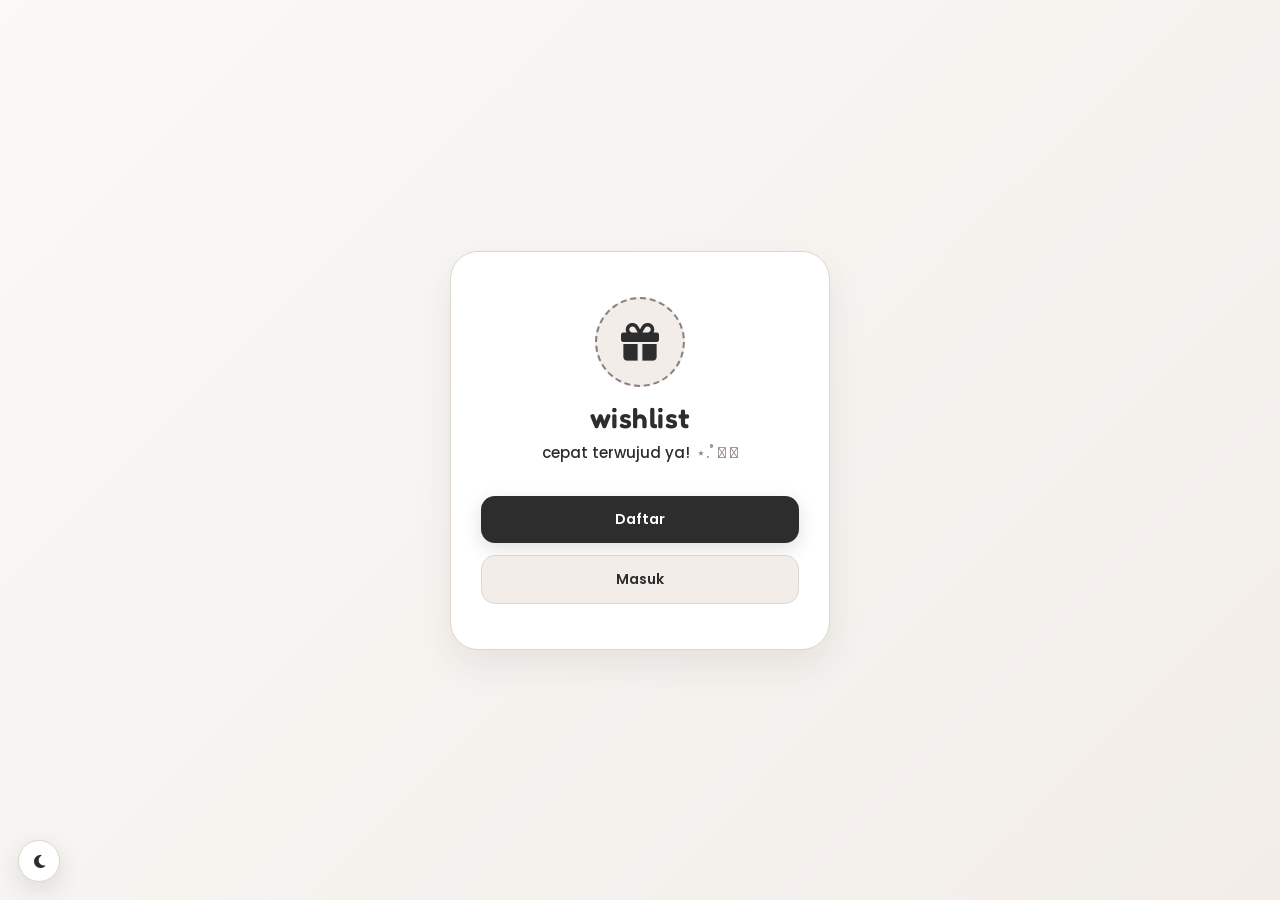
<file: frontend/index.html>
<!DOCTYPE html>
<html lang="id">
<head>
    <meta charset="UTF-8">
    <meta name="viewport" content="width=device-width, initial-scale=1.0">
    <title>Wishlist — Cepat Terwujud Ya!</title>
    <!-- Google Fonts: Poppins & Fredoka -->
    <link href="https://fonts.googleapis.com/css2?family=Fredoka:wght@500;600&family=Poppins:wght@400;500;600&display=swap" rel="stylesheet">
    <!-- Font Awesome untuk Ikon -->
    <link rel="stylesheet" href="https://cdnjs.cloudflare.com/ajax/libs/font-awesome/6.4.0/css/all.min.css">
    
    <style>
        :root {
    --bg-gradient: linear-gradient(135deg, #FAF9F6 0%, #F2EDE9 100%);
    --card-bg: #ffffff;
    
    --primary-pink: #8E7F7F;
    --primary-hover: #2D2D2D;
    
    --soft-pink: #F2EDE9;
    
    --text-dark: #2D2D2D;
    --text-muted: #8C857B;
    
    --border-color: #DCD6CD;
    
    --shadow-soft: 0 15px 35px rgba(45, 45, 45, 0.08);
}

        * {
            margin: 0;
            padding: 0;
            box-sizing: border-box;
            font-family: 'Poppins', sans-serif;
        }

        body {
            background: var(--bg-gradient);
            height: 100vh;
            width: 100vw;
            display: flex;
            align-items: center;
            justify-content: center;
            overflow: hidden;
            padding: 20px;
        }

        .welcome-card {
            background: var(--card-bg);
            width: 100%;
            max-width: 380px;
            padding: 45px 30px;
            border-radius: 28px;
            box-shadow: var(--shadow-soft);
            border: 1.5px solid var(--border-color);
            text-align: center;
            display: flex;
            flex-direction: column;
            align-items: center;
            position: relative;
        }

        /* Lingkaran Ikon Lucu */
        .icon-wrapper {
            width: 90px;
            height: 90px;
            background: var(--soft-pink);
            border-radius: 50%;
            display: flex;
            align-items: center;
            justify-content: center;
            margin-bottom: 14px;
            border: 2px dashed var(--primary-pink);
            animation: bounce-soft 3s ease-in-out infinite;
        }

        .icon-wrapper i {
            font-size: 38px;
            color: var(--primary-hover);
        }

        @keyframes bounce-soft {
            0%, 100% { transform: translateY(0); }
            50% { transform: translateY(-6px); }
        }

        /* Teks Wishlist & Ucapan */
        .brand-text {
            font-family: 'Fredoka', cursive;
            font-size: 28px;
            font-weight: 600;
            color: var(--primary-hover);
            letter-spacing: 0.5px;
            margin-bottom: 6px;
        }

        .wishing-text {
            font-size: 15px;
            font-weight: 500;
            color: var(--text-dark);
            margin-bottom: 32px;
            display: flex;
            align-items: center;
            gap: 6px;
        }

        .wishing-text span {
            color: var(--primary-pink);
        }

        /* Area Tombol Masuk & Daftar */
        .btn-group {
            width: 100%;
            display: flex;
            flex-direction: column;
            gap: 12px;
        }

        .btn {
            width: 100%;
            padding: 13px;
            border-radius: 14px;
            font-size: 14px;
            font-weight: 600;
            text-decoration: none;
            display: inline-block;
            transition: all 0.3s ease;
            box-sizing: border-box;
        }

        .btn-daftar {
    background: #2D2D2D;
    color: #ffffff;
    box-shadow: 0 6px 18px rgba(45, 45, 45, 0.15);
    border: none;
}

.btn-daftar:hover {
    background: #454545;
    transform: translateY(-2px);
    box-shadow: 0 8px 22px rgba(45, 45, 45, 0.2);
}

        .btn-masuk {
            background: var(--soft-pink);
            color: var(--primary-hover);
            border: 1.5px solid var(--border-color);
        }

        .btn-masuk:hover {
            background: #ffffff;
            border-color: var(--primary-pink);
            transform: translateY(-2px);
        }
    </style>

    <!-- GLOBAL THEME BOOT START -->
    <script>
        (function () {
            try {

                var theme =
                    localStorage.getItem(
                        "nekoya_theme"
                    ) ||
                    localStorage.getItem(
                        "wishlist_theme"
                    ) ||
                    "light";


                document.documentElement.dataset.theme =
                    theme === "dark"
                        ? "dark"
                        : "light";

            } catch (error) {

                document.documentElement.dataset.theme =
                    "light";
            }
        })();
    </script>
    <!-- GLOBAL THEME BOOT END -->

    <link
        rel="stylesheet"
        href="css/theme.css"
    >
</head>
<body>

    <div class="welcome-card">
        <!-- Icon Lucu -->
        <div class="icon-wrapper">
            <i class="fa-solid fa-gift"></i>
        </div>

        <!-- Tulisan Wishlist & Doa -->
        <h1 class="brand-text">wishlist</h1>
        <p class="wishing-text">cepat terwujud ya! <span> ⋆.˚ 𓆉 𓆝</span></p>

        <!-- Pilihan Masuk / Daftar -->
        <div class="btn-group">
        <a
            href="register.html"
            class="btn btn-daftar"
        >
            Daftar
        </a>

        <a
            href="login.html"
            class="btn btn-masuk"
        >
            Masuk
        </a>
        </div>
    </div>


    <!-- AUTO LOGIN START -->
    <script src="js/api.js"></script>
    <script src="js/index-auth.js"></script>
    <!-- AUTO LOGIN END -->

    <script src="js/theme.js"></script>
</body>
</html>
</file>
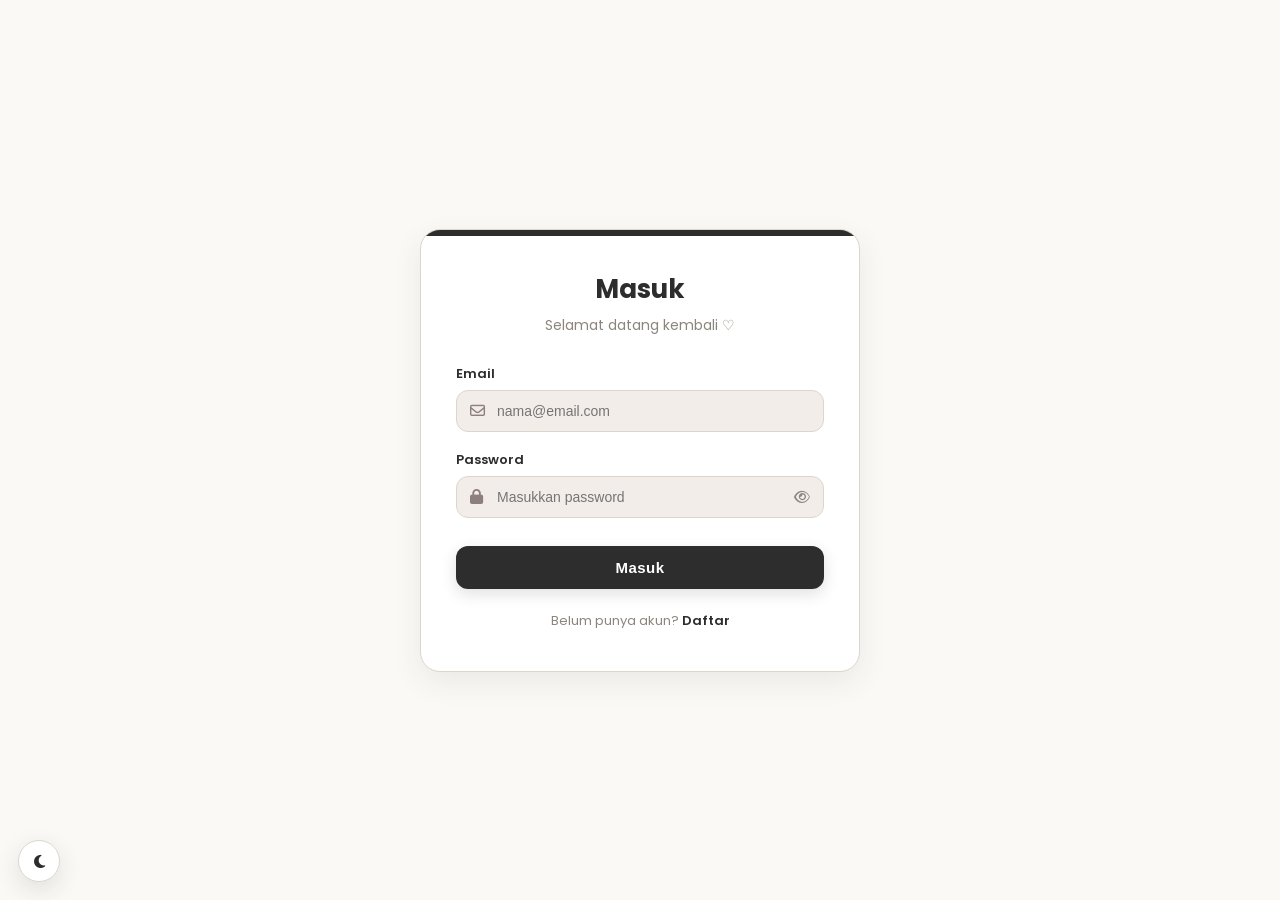
<file: frontend/folders.html>
<!DOCTYPE html>
<html lang="id">

<head>

    <meta charset="UTF-8">
    <meta name="viewport" content="width=device-width, initial-scale=1.0">

    <title>My Folders â€” Wishlist</title>

    <!-- Google Fonts -->
    <link
        href="https://fonts.googleapis.com/css2?family=Quicksand:wght@400;500;600;700&display=swap"
        rel="stylesheet"
    >

    <!-- Font Awesome -->
    <link
        rel="stylesheet"
        href="https://cdnjs.cloudflare.com/ajax/libs/font-awesome/6.4.0/css/all.min.css"
    >

    <style>

        /* =========================
           COLOR PALETTE
        ========================= */

        :root {

            --bg-color: #FAF9F6;
            --card-bg: #FFFFFF;

            --dark-primary: #2D2D2D;
            --dark-hover: #454545;

            --beige: #F2EDE9;
            --beige-dark: #E4DDD5;

            --border-color: #DCD6CD;

            --text-dark: #2D2D2D;
            --text-muted: #8C857B;

            --danger: #B96A6A;

            --shadow-subtle:
                0 10px 30px rgba(45,45,45,0.06);

            --shadow-hover:
                0 15px 35px rgba(45,45,45,0.10);
        }


        /* =========================
           RESET
        ========================= */

        * {

            margin: 0;
            padding: 0;

            box-sizing: border-box;

            font-family: 'Quicksand', sans-serif;
        }


        body {

            background: var(--bg-color);

            min-height: 100vh;

            padding: 40px 20px 70px;

            color: var(--text-dark);
        }


        /* =========================
           CONTAINER
        ========================= */

        .container {

            width: 100%;

            max-width: 880px;

            margin: 0 auto;
        }


        /* =========================
           HEADER
        ========================= */

        header {

            background: var(--card-bg);

            padding: 30px 35px;

            border-radius: 20px;

            border: 1px solid var(--border-color);

            box-shadow: var(--shadow-subtle);

            display: flex;

            justify-content: space-between;

            align-items: center;

            gap: 20px;

            margin-bottom: 35px;
        }


        .header-left {

            display: flex;

            align-items: center;

            gap: 18px;

            min-width: 0;
        }


        .header-title h1 {

            font-size: 38px;

            font-weight: 700;

            letter-spacing: 0.5px;
        }


        .header-title p {

            margin-top: 3px;

            font-size: 12px;

            color: var(--text-muted);

            letter-spacing: 0.5px;
        }


        /* =========================
           PROFILE
        ========================= */

        .profile {

            display: flex;

            align-items: center;

            gap: 10px;

            flex-shrink: 0;
        }


        .profile-avatar {

            width: 42px;

            height: 42px;

            border-radius: 50%;

            background: var(--dark-primary);

            color: white;

            display: flex;

            align-items: center;

            justify-content: center;

            font-size: 15px;

            font-weight: 700;

            flex-shrink: 0;
        }


        .profile-info {

            display: flex;

            flex-direction: column;

            line-height: 1.2;
        }


        .profile-name {

            font-size: 12px;

            font-weight: 700;
        }


        .profile-username {

            font-size: 9px;

            color: var(--text-muted);

            margin-top: 3px;
        }


        /* =========================
           ADD BUTTON
        ========================= */

        .btn-add {

            border: none;

            background: var(--dark-primary);

            color: white;

            padding: 12px 20px;

            border-radius: 30px;

            font-size: 12px;

            font-weight: 600;

            cursor: pointer;

            display: flex;

            align-items: center;

            gap: 8px;

            transition: all 0.3s ease;
        }


        .btn-add:hover {

            background: var(--dark-hover);

            transform: translateY(-2px);

            box-shadow:
                0 8px 20px rgba(45,45,45,0.15);
        }


        /* =========================
           SECTION
        ========================= */

        .section {

            margin-bottom: 35px;
        }


        .section-header {

            display: flex;

            align-items: center;

            gap: 10px;

            margin-bottom: 15px;
        }


        .section-header h2 {

            font-size: 25px;

            font-weight: 700;
        }


        .section-header span {

            font-size: 11px;

            color: var(--text-muted);

            background: var(--beige);

            padding: 5px 10px;

            border-radius: 20px;
        }


        /* =========================
           FOLDER LIST
        ========================= */

        .folder-list {

            display: flex;

            flex-direction: column;

            gap: 14px;
        }


        /* =========================
           FOLDER CARD
        ========================= */

        .folder-card {

            background: var(--card-bg);

            border: 1px solid var(--border-color);

            border-radius: 17px;

            padding: 20px 22px;

            display: flex;

            align-items: center;

            gap: 18px;

            box-shadow: var(--shadow-subtle);

            position: relative;

            transition: all 0.3s ease;
        }


        .folder-card:hover {

            transform: translateY(-3px);

            box-shadow: var(--shadow-hover);
        }


        /* =========================
           FOLDER ICON
        ========================= */

        .folder-icon {

            width: 52px;

            height: 52px;

            border-radius: 14px;

            background: var(--beige);

            display: flex;

            align-items: center;

            justify-content: center;

            flex-shrink: 0;
        }


        .folder-icon i {

            font-size: 21px;

            color: var(--dark-primary);
        }


        /* =========================
           FOLDER INFO
        ========================= */

        .folder-info {

            flex: 1;

            min-width: 0;
        }


        .folder-name {

            font-size: 22px;

            font-weight: 700;

            color: var(--text-dark);

            cursor: pointer;

            margin-bottom: 3px;
        }


        .folder-name:hover {

            text-decoration: underline;
        }


        .folder-description {

            font-size: 11px;

            color: var(--text-muted);

            margin-bottom: 6px;
        }


        .folder-meta {

            font-size: 10px;

            color: var(--text-muted);

            display: flex;

            gap: 10px;

            align-items: center;

            flex-wrap: wrap;
        }


        .folder-meta i {

            margin-right: 3px;
        }


        /* =========================
           THREE DOT
        ========================= */

        .folder-menu-btn {

            width: 35px;

            height: 35px;

            border: none;

            background: transparent;

            color: var(--text-muted);

            border-radius: 50%;

            cursor: pointer;

            transition: all 0.2s ease;

            flex-shrink: 0;
        }


        .folder-menu-btn:hover {

            background: var(--beige);

            color: var(--dark-primary);
        }


        /* =========================
           DROPDOWN
        ========================= */

        .folder-menu {

            position: absolute;

            right: 20px;

            top: 62px;

            width: 160px;

            background: white;

            border: 1px solid var(--border-color);

            border-radius: 12px;

            box-shadow:
                0 12px 30px rgba(0,0,0,0.10);

            padding: 6px;

            z-index: 20;

            display: none;
        }


        .folder-menu.active {

            display: block;
        }


        .menu-item {

            width: 100%;

            border: none;

            background: transparent;

            padding: 10px 11px;

            border-radius: 8px;

            text-align: left;

            font-size: 11px;

            color: var(--text-dark);

            cursor: pointer;

            display: flex;

            align-items: center;

            gap: 9px;
        }


        .menu-item:hover {

            background: var(--beige);
        }


        .menu-item.delete {

            color: var(--danger);
        }


        .menu-item.delete:hover {

            background: #F9EEEE;
        }


        /* =========================
           EMPTY STATE
        ========================= */

        .empty-state {

            text-align: center;

            padding: 55px 20px;

            background: white;

            border: 1px dashed var(--border-color);

            border-radius: 18px;

            display: none;
        }


        .empty-state i {

            font-size: 35px;

            color: var(--text-muted);

            margin-bottom: 12px;
        }


        .empty-state h3 {

            font-size: 24px;

            margin-bottom: 5px;
        }


        .empty-state p {

            font-size: 11px;

            color: var(--text-muted);

            margin-bottom: 18px;
        }


        .empty-state button {

            border: none;

            background: var(--dark-primary);

            color: white;

            padding: 10px 17px;

            border-radius: 20px;

            font-size: 11px;

            cursor: pointer;
        }


        /* =========================
           MODAL
        ========================= */

        .modal-overlay {

            position: fixed;

            inset: 0;

            background: rgba(45,45,45,0.35);

            backdrop-filter: blur(5px);

            display: none;

            align-items: center;

            justify-content: center;

            padding: 20px;

            z-index: 100;
        }


        .modal-overlay.active {

            display: flex;
        }


        .modal {

            background: white;

            width: 100%;

            max-width: 430px;

            max-height: 90vh;

            overflow-y: auto;

            border-radius: 20px;

            padding: 30px;

            border: 1px solid var(--border-color);

            box-shadow:
                0 20px 50px rgba(0,0,0,0.12);

            animation: modalIn 0.25s ease;
        }


        @keyframes modalIn {

            from {

                opacity: 0;

                transform:
                    translateY(10px)
                    scale(0.98);
            }

            to {

                opacity: 1;

                transform:
                    translateY(0)
                    scale(1);
            }
        }


        .modal h2 {

            font-size: 29px;

            margin-bottom: 5px;
        }


        .modal-subtitle {

            font-size: 11px;

            color: var(--text-muted);

            margin-bottom: 22px;
        }


        /* =========================
           INPUT
        ========================= */

        .input-group {

            margin-bottom: 16px;
        }


        .input-group label {

            display: block;

            font-size: 11px;

            font-weight: 600;

            margin-bottom: 6px;
        }


        .input-group input,
        .input-group textarea {

            width: 100%;

            border: 1px solid var(--border-color);

            background: #FAF8F5;

            border-radius: 10px;

            padding: 11px 13px;

            outline: none;

            font-size: 12px;

            color: var(--text-dark);

            transition: 0.2s;
        }


        .input-group textarea {

            height: 75px;

            resize: none;
        }


        .input-group input:focus,
        .input-group textarea:focus {

            background: white;

            border-color: var(--dark-primary);

            box-shadow:
                0 0 0 3px rgba(45,45,45,0.06);
        }


        /* =========================
           FOLDER TYPE
        ========================= */

        .folder-type {

            display: flex;

            gap: 10px;
        }


        .type-option {

            flex: 1;

            border: 1px solid var(--border-color);

            background: #FAF8F5;

            border-radius: 10px;

            padding: 12px 8px;

            text-align: center;

            cursor: pointer;

            font-size: 11px;

            transition: 0.2s;
        }


        .type-option i {

            display: block;

            margin-bottom: 5px;

            font-size: 15px;
        }


        .type-option.active {

            background: var(--beige);

            border-color: var(--dark-primary);
        }


        /* =========================
           MEMBERS
        ========================= */

        .members-box {

            margin-top: 10px;

            border: 1px solid var(--border-color);

            border-radius: 12px;

            background: #FAF8F5;

            padding: 10px;
        }


        .member-input-row {

            display: flex;

            gap: 8px;
        }


        .member-input-row input {

            flex: 1;
        }


        .btn-add-member {

            width: 42px;

            border: none;

            border-radius: 10px;

            background: var(--dark-primary);

            color: white;

            cursor: pointer;
        }


        .member-list {

            margin-top: 10px;

            display: flex;

            flex-direction: column;

            gap: 7px;
        }


        .member-item {

            display: flex;

            align-items: center;

            gap: 9px;

            padding: 8px 9px;

            background: white;

            border: 1px solid var(--border-color);

            border-radius: 9px;
        }


        .member-avatar {

            width: 28px;

            height: 28px;

            border-radius: 50%;

            background: var(--beige);

            display: flex;

            align-items: center;

            justify-content: center;

            font-size: 10px;

            font-weight: 700;

            flex-shrink: 0;
        }


        .member-email {

            flex: 1;

            font-size: 10px;

            overflow: hidden;

            text-overflow: ellipsis;

            white-space: nowrap;
        }


        .remove-member {

            border: none;

            background: transparent;

            color: var(--danger);

            cursor: pointer;

            width: 25px;

            height: 25px;

            border-radius: 50%;
        }


        .remove-member:hover {

            background: #F9EEEE;
        }


        .no-member {

            font-size: 10px;

            color: var(--text-muted);

            text-align: center;

            padding: 7px;
        }


        /* =========================
           MODAL BUTTON
        ========================= */

        .modal-buttons {

            display: flex;

            gap: 10px;

            margin-top: 22px;
        }


        .btn-cancel,
        .btn-save {

            flex: 1;

            padding: 11px;

            border-radius: 10px;

            border: none;

            font-size: 12px;

            font-weight: 600;

            cursor: pointer;
        }


        .btn-cancel {

            background: var(--beige);

            color: var(--text-dark);
        }


        .btn-save {

            background: var(--dark-primary);

            color: white;
        }


        .btn-save:hover {

            background: var(--dark-hover);
        }


        /* =========================
           DELETE MODAL
        ========================= */

        .delete-modal {

            text-align: center;
        }


        .delete-icon {

            width: 55px;

            height: 55px;

            margin: 0 auto 15px;

            border-radius: 50%;

            background: #F9EEEE;

            color: var(--danger);

            display: flex;

            align-items: center;

            justify-content: center;

            font-size: 20px;
        }


        .delete-modal h2 {

            margin-bottom: 8px;
        }


        .delete-modal p {

            font-size: 11px;

            line-height: 1.6;

            color: var(--text-muted);
        }


        .btn-delete-confirm {

            flex: 1;

            padding: 11px;

            border: none;

            border-radius: 10px;

            background: var(--danger);

            color: white;

            font-size: 12px;

            font-weight: 600;

            cursor: pointer;
        }


        /* =========================
           MOBILE
        ========================= */

        @media (max-width: 700px) {

            body {

                padding:
                    20px
                    14px
                    50px;
            }


            header {

                padding: 25px 22px;

                align-items: flex-start;

                flex-direction: column;
            }


            .header-left {

                width: 100%;

                justify-content: space-between;

                align-items: flex-start;

                gap: 12px;
            }


            .header-title h1 {

                font-size: 30px;
            }


            .profile-info {

                display: none;
            }


            .profile-avatar {

                width: 40px;

                height: 40px;
            }


            .btn-add {

                width: 100%;

                justify-content: center;
            }


            .folder-card {

                padding: 17px;
            }


            .folder-name {

                font-size: 20px;
            }


            .modal {

                padding: 23px;
            }

        }


        /* =========================
           DROPDOWN STACKING FIX
        ========================= */

        .folder-list {
            overflow: visible;
        }

        .folder-card {
            z-index: 1;
        }

        .folder-card:hover,
        .folder-card:has(.folder-menu.active) {
            z-index: 100;
        }

        .folder-menu {
            z-index: 999;
        }


        /* Dropdown layering only - tidak mengubah desain */
        .folder-card.menu-open {
            z-index: 1000;
        }

        .folder-card.menu-open .folder-menu {
            z-index: 1001;
        }


        /* =====================================================
           FOLDERS HOME BUTTON START
        ===================================================== */

        .btn-home {
            display: inline-flex;
            align-items: center;

            gap: 7px;

            border: 1px solid var(--border-color);

            background: var(--card-bg);

            color: var(--text-dark);

            padding: 8px 13px;

            border-radius: 10px;

            margin-bottom: 14px;

            text-decoration: none;

            font-size: 11px;
            font-weight: 600;

            transition:
                background 0.2s ease,
                transform 0.2s ease;
        }


        .btn-home:hover {
            background: var(--beige);

            transform:
                translateY(-1px);
        }

        /* FOLDERS HOME BUTTON END */
</style>


    <!-- GLOBAL THEME BOOT START -->
    <script>
        (function () {
            try {

                var theme =
                    localStorage.getItem(
                        "nekoya_theme"
                    ) ||
                    localStorage.getItem(
                        "wishlist_theme"
                    ) ||
                    "light";


                document.documentElement.dataset.theme =
                    theme === "dark"
                        ? "dark"
                        : "light";

            } catch (error) {

                document.documentElement.dataset.theme =
                    "light";
            }
        })();
    </script>
    <!-- GLOBAL THEME BOOT END -->

    <link
        rel="stylesheet"
        href="css/theme.css"
    >
</head>


<body>


<div class="container">


    <!-- =========================
         HEADER
    ========================== -->

    <header>

        <div class="header-left">

            <div class="header-title">

                <a
                    class="btn-home"
                    href="home.html"
                >
                    <i class="fa-solid fa-house"></i>
                    Home
                </a>

                <h1>My Folders</h1>

                <p>
                    rapikan wishlist kamu dalam satu tempat ♡</p>

            </div>


            <div class="profile" onclick="window.location.href='profile.html'" title="Profile Settings" style="cursor:pointer;">

                <div class="profile-avatar">
                    NC
                </div>


                <div class="profile-info">

                    <div class="profile-name">
                        Naya Claudya
                    </div>

                    <div class="profile-username">
                        @nayaclaudya
                    </div>

                </div>

            </div>

        </div>


        <button
            class="btn-add"
            onclick="openCreateModal('private')">

            <i class="fa-solid fa-plus"></i>

            Buat Folder

        </button>

    </header>



    <!-- =========================
         MY FOLDERS
    ========================== -->

    <section class="section">

        <div class="section-header">

            <h2>My Folders</h2>

            <span id="myFolderCount">
                0 folder
            </span>

        </div>


        <div
            class="folder-list"
            id="myFolderList">
        </div>


        <div
            class="empty-state"
            id="emptyState">

            <i class="fa-regular fa-folder-open"></i>

            <h3>Belum ada folder</h3>

            <p>
                Buat folder pertama untuk mulai
                menyimpan wishlist kamu.
            </p>

            <button
                onclick="openCreateModal('private')">

                + Buat Folder

            </button>

        </div>

    </section>



    <!-- =========================
         SHARED FOLDERS
    ========================== -->

    <section class="section">

        <div class="section-header">

            <h2>Shared With Me</h2>

            <span id="sharedFolderCount">
                0 folder
            </span>

        </div>


        <div
            class="folder-list"
            id="sharedFolderList">
        </div>


        <div
            class="empty-state"
            id="sharedEmptyState">

            <i class="fa-solid fa-user-group"></i>

            <h3>Belum ada shared folder</h3>

            <p>
                Buat folder bersama dan tambahkan
                orang menggunakan email.
            </p>

            <button
                onclick="openCreateModal('shared')">

                + Buat Shared Folder

            </button>

        </div>

    </section>


</div>



<!-- =========================
     CREATE / EDIT MODAL
========================= -->

<div
    class="modal-overlay"
    id="folderModal">

    <div class="modal">


        <h2 id="modalTitle">
            Buat Folder
        </h2>


        <p class="modal-subtitle">
            Simpan wishlist kamu dengan lebih rapi ♡</p>


        <!-- NAME -->

        <div class="input-group">

            <label>
                Nama Folder
            </label>


            <input
                type="text"
                id="folderName"
                placeholder="contoh: Wishlist Pribadi"
            >

        </div>


        <!-- DESCRIPTION -->

        <div class="input-group">

            <label>
                Deskripsi
            </label>


            <textarea
                id="folderDescription"
                placeholder="contoh: Barang yang ingin aku beli..."
            ></textarea>

        </div>


        <!-- TYPE -->

        <div class="input-group">

            <label>
                Jenis Folder
            </label>


            <div class="folder-type">


                <div
                    class="type-option active"
                    id="privateOption"
                    onclick="selectType('private')">

                    <i class="fa-solid fa-lock"></i>

                    Pribadi

                </div>


                <div
                    class="type-option"
                    id="sharedOption"
                    onclick="selectType('shared')">

                    <i class="fa-solid fa-users"></i>

                    Dibagikan

                </div>


            </div>

        </div>



        <!-- MEMBERS -->

        <div
            class="input-group"
            id="membersGroup"
            style="display:none;">

            <label>
                Anggota Wishlist
            </label>


            <div class="members-box">


                <div class="member-input-row">

                    <input
                        type="email"
                        id="memberEmail"
                        placeholder="contoh@email.com"
                        onkeydown="handleEmailKey(event)"
                    >


                    <button
                        class="btn-add-member"
                        onclick="addMember()">

                        <i class="fa-solid fa-plus"></i>

                    </button>

                </div>


                <div
                    class="member-list"
                    id="memberList">
                </div>


            </div>

        </div>



        <!-- BUTTONS -->

        <div class="modal-buttons">


            <button
                class="btn-cancel"
                onclick="closeModal()">

                Batal

            </button>


            <button
                class="btn-save"
                onclick="saveFolder()">

                Simpan

            </button>


        </div>

    </div>

</div>



<!-- =========================
     DELETE MODAL
========================= -->

<div
    class="modal-overlay"
    id="deleteModal">

    <div class="modal delete-modal">


        <div class="delete-icon">

            <i class="fa-regular fa-trash-can"></i>

        </div>


        <h2>
            Hapus Folder?
        </h2>


        <p>

            Folder
            <strong id="deleteFolderName"></strong>
            akan dihapus.

            <br>

            Tindakan ini tidak dapat dibatalkan.

        </p>


        <div class="modal-buttons">


            <button
                class="btn-cancel"
                onclick="closeDeleteModal()">

                Batal

            </button>


            <button
                class="btn-delete-confirm"
                onclick="confirmDelete()">

                Hapus

            </button>


        </div>

    </div>

</div>






    <script src="js/api.js"></script>
    <script src="js/auth-guard.js"></script>
    <script src="js/folders.js"></script>

    <script src="js/theme.js"></script>
</body>

</html>
</file>
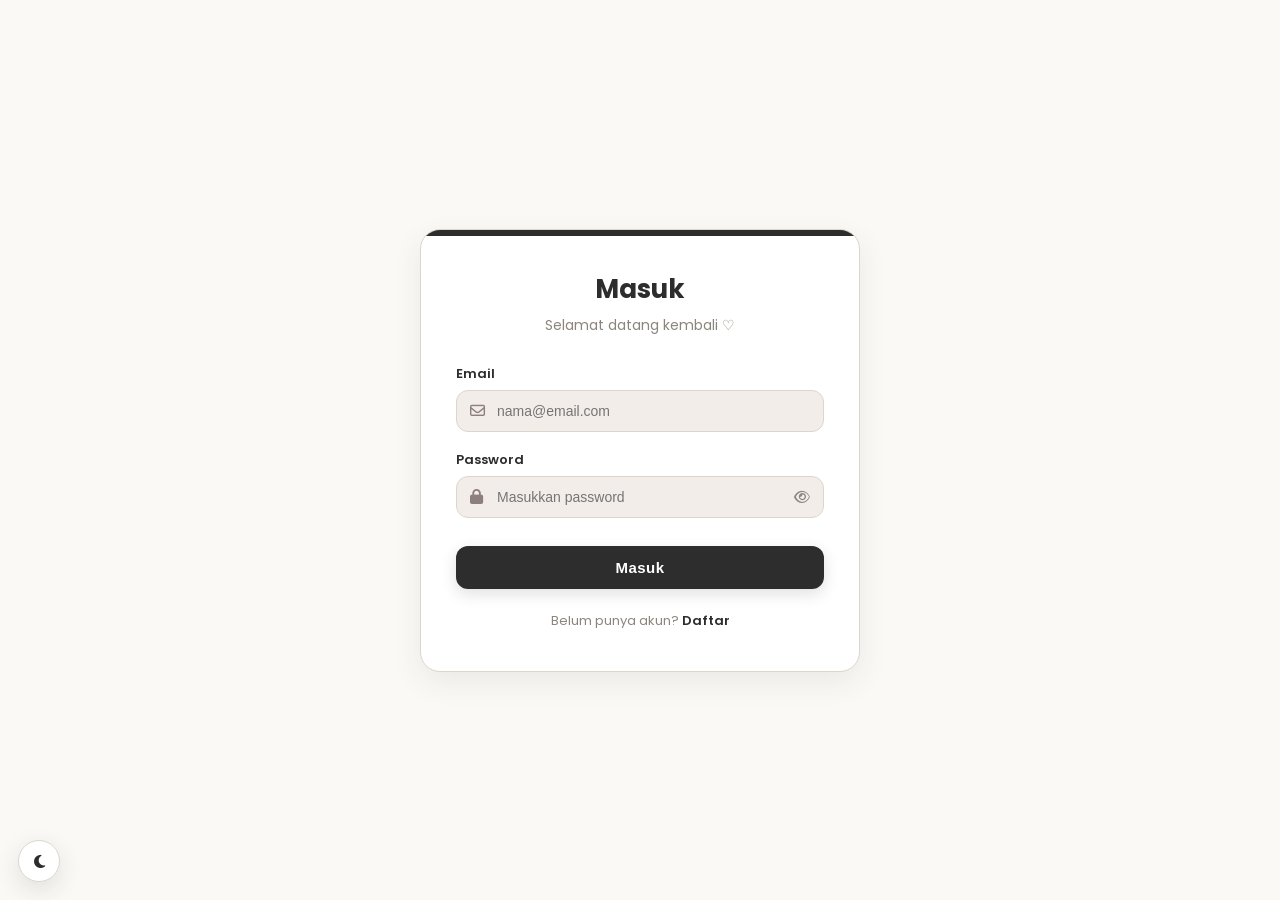
<file: frontend/home.html>
<!DOCTYPE html>
<html lang="id">

<head>

    <meta charset="UTF-8">

    <meta
        name="viewport"
        content="width=device-width, initial-scale=1.0"
    >

    <title>WishlistByYa</title>

    <link
        href="https://fonts.googleapis.com/css2?family=Fredoka:wght@500;600&family=Poppins:wght@400;500;600&display=swap"
        rel="stylesheet"
    >

    <link
        rel="stylesheet"
        href="https://cdnjs.cloudflare.com/ajax/libs/font-awesome/6.4.0/css/all.min.css"
    >

    <style>

        :root {
            --bg-color: #FAF9F6;
            --card-bg: #FFFFFF;

            --dark-primary: #2D2D2D;
            --dark-hover: #454545;

            --beige: #F2EDE9;
            --beige-dark: #E4DDD5;

            --border-color: #DCD6CD;

            --text-dark: #2D2D2D;
            --text-muted: #8C857B;

            --shadow:
                0 15px 40px rgba(45,45,45,0.07);
        }


        * {
            margin: 0;
            padding: 0;

            box-sizing: border-box;

            font-family:
                "Poppins",
                sans-serif;
        }


        body {
            min-height: 100vh;

            background:
                linear-gradient(
                    135deg,
                    #FAF9F6,
                    #F2EDE9
                );

            color:
                var(--text-dark);

            display: flex;
            align-items: center;
            justify-content: center;

            padding: 24px;
        }


        .container {
            width: 100%;
            max-width: 920px;
        }


        .topbar {
            display: flex;
            align-items: center;
            justify-content: space-between;

            margin-bottom: 34px;
        }


        .welcome-small {
            font-size: 13px;

            color:
                var(--text-muted);

            margin-bottom: 3px;
        }


        .username {
            font-family:
                "Fredoka",
                sans-serif;

            font-size: 25px;
            font-weight: 600;
        }


        .logout {
            border:
                1px solid var(--border-color);

            background:
                rgba(255,255,255,0.7);

            color:
                var(--text-dark);

            border-radius: 12px;

            padding:
                9px 14px;

            cursor: pointer;

            font-size: 12px;
            font-weight: 500;

            transition:
                0.2s ease;
        }


        .logout:hover {
            background:
                #FFFFFF;
        }


        .heading {
            text-align: center;

            margin-bottom: 30px;
        }


        .heading h1 {
            font-family:
                "Fredoka",
                sans-serif;

            font-size:
                clamp(
                    28px,
                    5vw,
                    40px
                );

            font-weight: 600;

            margin-bottom: 8px;
        }


        .heading p {
            color:
                var(--text-muted);

            font-size: 14px;
        }


        .app-grid {
            display: grid;

            grid-template-columns:
                repeat(
                    2,
                    minmax(0, 1fr)
                );

            gap: 20px;
        }


        .app-card {
            border:
                1px solid
                var(--border-color);

            background:
                rgba(
                    255,
                    255,
                    255,
                    0.92
                );

            border-radius: 24px;

            min-height: 260px;

            padding: 30px;

            box-shadow:
                var(--shadow);

            cursor: pointer;

            text-align: left;

            transition:
                transform 0.25s ease,
                box-shadow 0.25s ease,
                border-color 0.25s ease;
        }


        .app-card:hover {
            transform:
                translateY(-5px);

            border-color:
                #BFB7AD;

            box-shadow:
                0 20px 45px
                rgba(45,45,45,0.10);
        }


        .app-icon {
            width: 58px;
            height: 58px;

            border-radius: 17px;

            display: flex;
            align-items: center;
            justify-content: center;

            background:
                var(--beige);

            color:
                var(--dark-primary);

            font-size: 22px;

            margin-bottom: 26px;
        }


        .app-card h2 {
            font-family:
                "Fredoka",
                sans-serif;

            font-size: 24px;

            margin-bottom: 8px;
        }


        .app-card p {
            color:
                var(--text-muted);

            font-size: 13px;

            line-height: 1.7;

            margin-bottom: 26px;
        }


        .open-text {
            font-size: 13px;
            font-weight: 600;

            display: flex;
            align-items: center;

            gap: 7px;
        }


        @media (
            max-width: 650px
        ) {

            body {
                align-items:
                    flex-start;

                padding:
                    22px 18px;
            }


            .container {
                padding-top:
                    12px;
            }


            .topbar {
                margin-bottom:
                    30px;
            }


            .app-grid {
                grid-template-columns:
                    1fr;

                gap: 14px;
            }


            .app-card {
                min-height:
                    190px;

                padding: 24px;
            }


            .app-icon {
                margin-bottom:
                    19px;
            }


            .heading {
                text-align:
                    left;
            }

        }


        /* =====================================================
           HOME VERTICAL OPTIONS START
        ===================================================== */

        body {
            min-height: 100vh;

            display: flex;
            align-items: center;
            justify-content: center;

            overflow-y: auto;
        }


        .container {
            width: 100%;
            max-width: 620px;

            min-height: auto;

            margin: 0 auto;
        }


        .heading {
            text-align: center;
        }


        .app-grid {
            display: flex !important;

            flex-direction: column !important;

            align-items: center !important;

            width: 100%;
            max-width: 520px;

            margin:
                0 auto;

            gap: 16px !important;
        }


        .app-card {
            width: 100% !important;

            min-height: 170px !important;

            padding: 25px 28px !important;

            flex-shrink: 0;
        }


        .app-icon {
            width: 50px;
            height: 50px;

            margin-bottom: 17px;
        }


        .app-card h2 {
            margin-bottom: 5px;
        }


        .app-card p {
            margin-bottom: 17px;
        }


        @media (max-width: 650px) {

            body {
                min-height: 100vh;

                align-items: center !important;

                padding:
                    20px 16px !important;
            }


            .container {
                width: 100%;

                padding-top: 0 !important;
            }


            .topbar {
                margin-bottom:
                    24px;
            }


            .heading {
                text-align: center !important;

                margin-bottom:
                    22px;
            }


            .app-grid {
                width: 100%;

                max-width: 430px;

                gap: 12px !important;
            }


            .app-card {
                min-height: 150px !important;

                padding:
                    20px 22px !important;
            }


            .app-icon {
                width: 44px;
                height: 44px;

                margin-bottom:
                    13px;
            }


            .app-card h2 {
                font-size:
                    21px;
            }


            .app-card p {
                font-size:
                    12px;

                margin-bottom:
                    13px;
            }

        }

        /* HOME VERTICAL OPTIONS END */

        /* =====================================================
           SIMPLE HOME BUTTONS FINAL START
        ===================================================== */

        /* Hilangkan heading dan isi card lama */

        .heading {
            display: none !important;
        }

        .app-icon,
        .app-card h2,
        .app-card p,
        .open-text i {
            display: none !important;
        }


        /* Container utama */

        .container {
            width: 100% !important;
            max-width: 620px !important;
        }


        /* Area dua pilihan */

        .app-grid {
            display: flex !important;
            flex-direction: column !important;

            align-items: center !important;
            justify-content: center !important;

            gap: 12px !important;

            width: 100% !important;
            max-width: 260px !important;

            margin: 60px auto 0 !important;
        }


        /* Tombol simple */

        .app-card {
            width: 100% !important;
            min-height: 0 !important;

            padding: 12px 18px !important;

            border: none !important;
            border-radius: 10px !important;

            background: #2D2D2D !important;

            box-shadow: none !important;

            color: #FFFFFF !important;

            text-align: center !important;

            cursor: pointer !important;

            transition:
                background 0.2s ease,
                transform 0.2s ease !important;
        }


        .app-card:hover {
            background: #454545 !important;

            transform:
                translateY(-1px) !important;

            box-shadow:
                none !important;
        }


        .open-text {
            display: block !important;

            margin: 0 !important;

            color: #FFFFFF !important;

            font-size: 13px !important;
            font-weight: 600 !important;

            text-align: center !important;
        }


        @media (max-width: 650px) {

            body {
                align-items: center !important;
            }

            .app-grid {
                max-width: 220px !important;

                margin:
                    45px auto 0 !important;

                gap: 10px !important;
            }

            .app-card {
                padding:
                    11px 16px !important;
            }

            .open-text {
                font-size:
                    12px !important;
            }

        }

        /* SIMPLE HOME BUTTONS FINAL END */

        /* =====================================================
           HOME ACCOUNT MENU START
        ===================================================== */

        .home-user-menu {
            position: relative;
            z-index: 50;
        }


        .menu-toggle {
            width: 42px;
            height: 42px;

            border:
                1px solid
                var(--border-color);

            border-radius: 12px;

            background:
                var(--card-bg);

            color:
                var(--text-dark);

            display: flex;
            align-items: center;
            justify-content: center;

            cursor: pointer;

            font-size: 16px;

            transition:
                background 0.2s ease,
                transform 0.2s ease;
        }


        .menu-toggle:hover {
            background:
                var(--beige);

            transform:
                translateY(-1px);
        }


        .account-menu {
            position: absolute;

            top: calc(100% + 10px);
            right: 0;

            width: 245px;

            padding: 10px;

            border:
                1px solid
                var(--border-color);

            border-radius: 16px;

            background:
                var(--card-bg);

            box-shadow:
                0 18px 45px
                rgba(45,45,45,0.12);

            opacity: 0;
            visibility: hidden;

            transform:
                translateY(-6px);

            transition:
                opacity 0.18s ease,
                transform 0.18s ease,
                visibility 0.18s ease;
        }


        .account-menu.active {
            opacity: 1;
            visibility: visible;

            transform:
                translateY(0);
        }


        .account-profile {
            display: flex;
            align-items: center;

            gap: 10px;

            padding:
                8px;
        }


        .account-avatar {
            width: 42px;
            height: 42px;

            flex-shrink: 0;

            border-radius: 50%;

            background:
                var(--dark-primary);

            color: #FFFFFF;

            display: flex;
            align-items: center;
            justify-content: center;

            overflow: hidden;

            font-size: 13px;
            font-weight: 600;
        }


        .account-avatar img {
            width: 100%;
            height: 100%;

            object-fit: cover;
        }


        .account-profile-info {
            min-width: 0;

            text-align: left;
        }


        .account-name {
            color:
                var(--text-dark);

            font-size: 12px;
            font-weight: 600;

            overflow: hidden;
            text-overflow: ellipsis;
            white-space: nowrap;
        }


        .account-email {
            margin-top: 2px;

            color:
                var(--text-muted);

            font-size: 9px;

            overflow: hidden;
            text-overflow: ellipsis;
            white-space: nowrap;
        }


        .account-menu-divider {
            height: 1px;

            background:
                var(--border-color);

            margin:
                6px 4px;
        }


        .account-menu-item {
            width: 100%;

            border: none;

            border-radius: 9px;

            background:
                transparent;

            color:
                var(--text-dark);

            display: flex;
            align-items: center;

            gap: 10px;

            padding:
                10px 11px;

            cursor: pointer;

            text-align: left;

            font-size: 11px;
            font-weight: 500;

            transition:
                background 0.15s ease;
        }


        .account-menu-item:hover {
            background:
                var(--beige);
        }


        .account-menu-item i {
            width: 15px;

            text-align: center;
        }


        .logout-item {
            color:
                #9C5D5D;
        }


        @media (max-width: 650px) {

            .account-menu {
                width: 220px;
            }


            .menu-toggle {
                width: 40px;
                height: 40px;
            }

        }

        /* HOME ACCOUNT MENU END */

        /* =====================================================
           HOME LOGIN CARD START
        ===================================================== */

        body {
            min-height: 100vh !important;

            display: flex !important;
            align-items: center !important;
            justify-content: center !important;

            padding: 24px !important;
        }


        .container {
            width: 100% !important;
            max-width: 470px !important;

            margin: 0 auto !important;

            padding:
                38px 34px 36px !important;

            background:
                #FFFFFF !important;

            border:
                1.5px solid
                var(--border-color) !important;

            border-radius:
                28px !important;

            box-shadow:
                0 15px 35px
                rgba(45,45,45,0.08) !important;
        }


        .topbar {
            width: 100% !important;

            margin-bottom:
                0 !important;
        }


        .welcome-small {
            font-size:
                13px !important;

            margin-bottom:
                3px;
        }


        .username {
            font-size:
                25px !important;
        }


        .app-grid {
            width: 100% !important;

            max-width:
                100% !important;

            margin:
                34px auto 0 !important;

            gap:
                12px !important;
        }


        .app-card {
            width: 100% !important;

            padding:
                13px 18px !important;

            border-radius:
                13px !important;
        }


        .open-text {
            font-size:
                13px !important;
        }


        /* =====================================================
           MOBILE
        ===================================================== */

        @media (max-width: 650px) {

            body {
                padding:
                    18px 14px !important;
            }


            .container {
                max-width:
                    400px !important;

                padding:
                    28px 22px 26px !important;

                border-radius:
                    23px !important;
            }


            .username {
                font-size:
                    22px !important;
            }


            .menu-toggle {
                width:
                    40px !important;

                height:
                    40px !important;

                border-radius:
                    11px !important;
            }


            .app-grid {
                max-width:
                    100% !important;

                margin:
                    28px auto 0 !important;

                gap:
                    10px !important;
            }


            .app-card {
                width:
                    100% !important;

                padding:
                    12px 16px !important;
            }


            .open-text {
                font-size:
                    12px !important;
            }

        }


        @media (max-width: 380px) {

            .container {
                padding:
                    24px 18px !important;

                border-radius:
                    20px !important;
            }


            .username {
                font-size:
                    20px !important;
            }

        }

        /* HOME LOGIN CARD END */
</style>


    <!-- GLOBAL THEME BOOT START -->
    <script>
        (function () {
            try {

                var theme =
                    localStorage.getItem(
                        "nekoya_theme"
                    ) ||
                    localStorage.getItem(
                        "wishlist_theme"
                    ) ||
                    "light";


                document.documentElement.dataset.theme =
                    theme === "dark"
                        ? "dark"
                        : "light";

            } catch (error) {

                document.documentElement.dataset.theme =
                    "light";
            }
        })();
    </script>
    <!-- GLOBAL THEME BOOT END -->

    <link
        rel="stylesheet"
        href="css/theme.css"
    >
</head>


<body>

    <main class="container">

        <div class="topbar">

            <div>

                <div class="welcome-small">
                    Welcome back
                </div>

                <div
                    class="username"
                    id="homeUsername"
                >
                    ...
                </div>

            </div>


            <div class="home-user-menu">

                <button
                    class="menu-toggle"
                    id="homeMenuToggle"
                    type="button"
                    aria-label="Buka menu akun"
                    aria-expanded="false"
                >
                    <i class="fa-solid fa-bars"></i>
                </button>


                <div
                    class="account-menu"
                    id="homeAccountMenu"
                >

                    <div class="account-profile">

                        <div
                            class="account-avatar"
                            id="homeMenuAvatar"
                        >
                            --
                        </div>

                        <div class="account-profile-info">

                            <div
                                class="account-name"
                                id="homeMenuName"
                            >
                                User
                            </div>

                            <div
                                class="account-email"
                                id="homeMenuEmail"
                            >
                                -
                            </div>

                        </div>

                    </div>


                    <div class="account-menu-divider"></div>


                    <button
                        class="account-menu-item"
                        type="button"
                        onclick="openProfile()"
                    >

                        <i class="fa-regular fa-user"></i>

                        Edit Profile

                    </button>


                    <button
                        class="account-menu-item logout-item"
                        type="button"
                        onclick="logout()"
                    >

                        <i class="fa-solid fa-arrow-right-from-bracket"></i>

                        Logout

                    </button>

                </div>

            </div>

        </div>


        <section class="heading">

            <h1>
                What do you want to open?
            </h1>

            <p>
                Pilih tempat yang ingin kamu buka.
            </p>

        </section>


        <section class="app-grid">


            <button
                class="app-card"
                type="button"
                onclick="openFolders()"
            >

                <div class="app-icon">

                    <i
                        class="fa-regular fa-folder-open"
                    ></i>

                </div>

                <h2>
                    Folder
                </h2>

                <p>
                    Buka semua folder wishlist,
                    wishlist pribadi, dan wishlist
                    yang dibagikan denganmu.
                </p>

                <div class="open-text">

                    Open Folder

                    <i
                        class="fa-solid fa-arrow-right"
                    ></i>

                </div>

            </button>


            <button
                class="app-card"
                type="button"
                onclick="openNotes()"
            >

                <div class="app-icon">

                    <i
                        class="fa-regular fa-note-sticky"
                    ></i>

                </div>

                <h2>
                    Note
                </h2>

                <p>
                    Simpan catatan pribadi dan
                    buka catatan yang dibagikan
                    bersama orang lain.
                </p>

                <div class="open-text">

                    Open Note

                    <i
                        class="fa-solid fa-arrow-right"
                    ></i>

                </div>

            </button>


        </section>

    </main>


    <script src="js/api.js"></script>

    <script src="js/auth-guard.js"></script>

    <script src="js/home.js"></script>


    <script src="js/theme.js"></script>
</body>

</html>
</file>
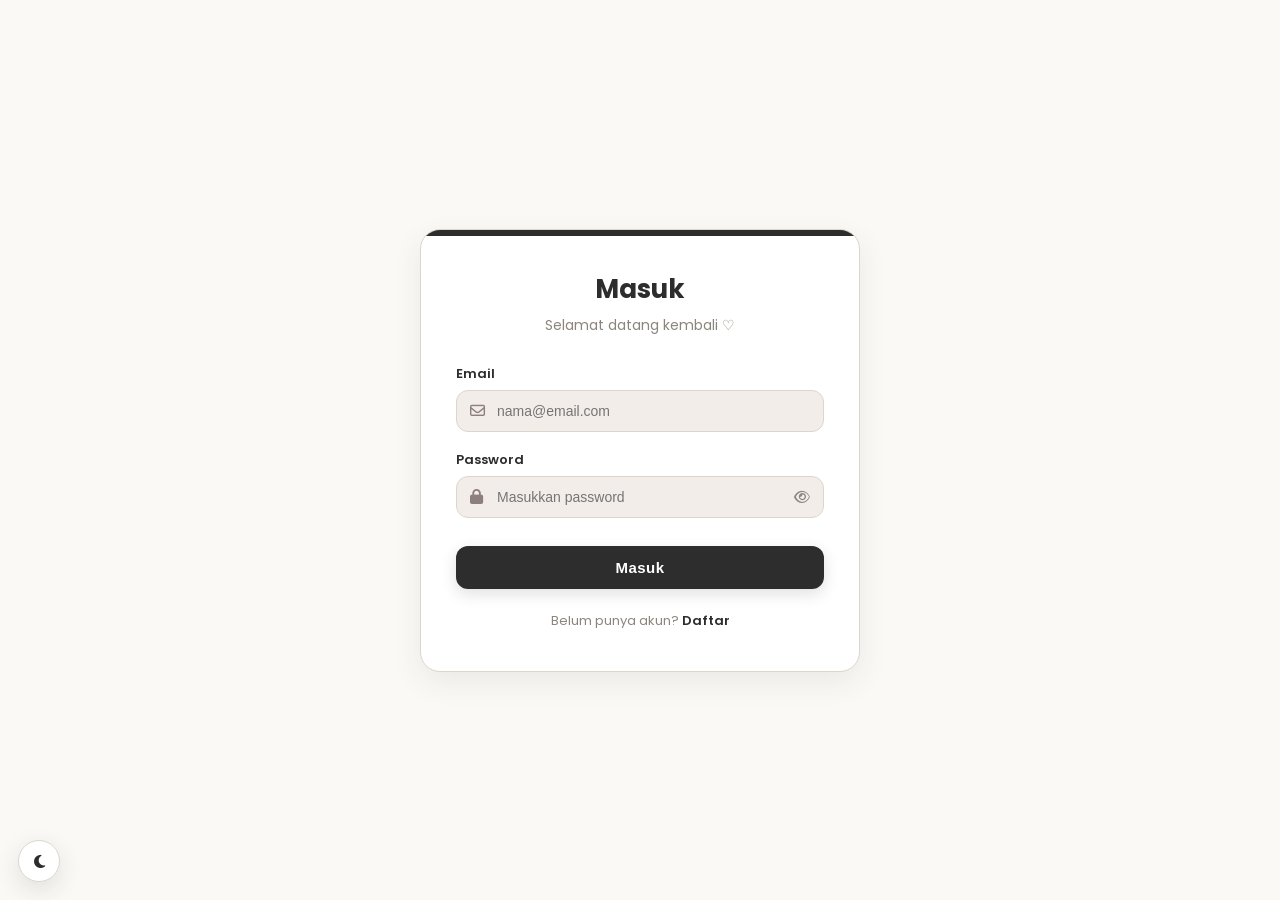
<file: frontend/login.html>
<!DOCTYPE html>
<html lang="id">

<head>

    <meta charset="UTF-8">

    <meta
        name="viewport"
        content="width=device-width, initial-scale=1.0"
    >

    <title>Masuk â€” Wishlist</title>

    <!-- Google Fonts -->
    <link
        href="https://fonts.googleapis.com/css2?family=Poppins:wght@300;400;500;600;700&display=swap"
        rel="stylesheet"
    >

    <!-- Font Awesome -->
    <link
        rel="stylesheet"
        href="https://cdnjs.cloudflare.com/ajax/libs/font-awesome/6.4.0/css/all.min.css"
    >

    <!-- CSS -->
    <link
        rel="stylesheet"
        href="css/global.css"
    >

    <link
        rel="stylesheet"
        href="css/auth.css"
    >


    <!-- GLOBAL THEME BOOT START -->
    <script>
        (function () {
            try {

                var theme =
                    localStorage.getItem(
                        "nekoya_theme"
                    ) ||
                    localStorage.getItem(
                        "wishlist_theme"
                    ) ||
                    "light";


                document.documentElement.dataset.theme =
                    theme === "dark"
                        ? "dark"
                        : "light";

            } catch (error) {

                document.documentElement.dataset.theme =
                    "light";
            }
        })();
    </script>
    <!-- GLOBAL THEME BOOT END -->

    <link
        rel="stylesheet"
        href="css/theme.css"
    >
</head>

<body>

    <div class="container">

        <div class="header">

            <h1>Masuk</h1>

            <p>
                Selamat datang kembali ♡
            </p>

        </div>


        <form id="loginForm">

            <!-- EMAIL -->
            <div class="form-group">

                <label for="email">
                    Email
                </label>

                <div class="input-wrapper">

                    <i
                        class="fa-regular fa-envelope icon-prefix"
                    ></i>

                    <input
                        type="email"
                        id="email"
                        name="email"
                        placeholder="nama@email.com"
                    >

                </div>

                <div
                    class="error-message"
                    id="emailError"
                >
                    Masukkan email yang valid.
                </div>

            </div>


            <!-- PASSWORD -->
            <div class="form-group">

                <label for="password">
                    Password
                </label>

                <div class="input-wrapper">

                    <i
                        class="fa-solid fa-lock icon-prefix"
                    ></i>

                    <input
                        type="password"
                        id="password"
                        name="password"
                        placeholder="Masukkan password"
                    >

                    <i
                        class="fa-regular fa-eye toggle-password"
                        onclick="
                            toggleVisibility(
                                'password',
                                this
                            )
                        "
                    ></i>

                </div>

                <div
                    class="error-message"
                    id="passwordError"
                >
                    Password harus diisi.
                </div>

            </div>


            <!-- BUTTON -->
            <button
                type="submit"
                class="btn-submit"
            >
                Masuk
            </button>

        </form>


        <div class="footer">

            Belum punya akun?

            <a href="register.html">
                Daftar
            </a>

        </div>

    </div>


    <script src="js/api.js"></script>
    <script src="js/login.js"></script>


    <script src="js/theme.js"></script>
</body>

</html>
</file>
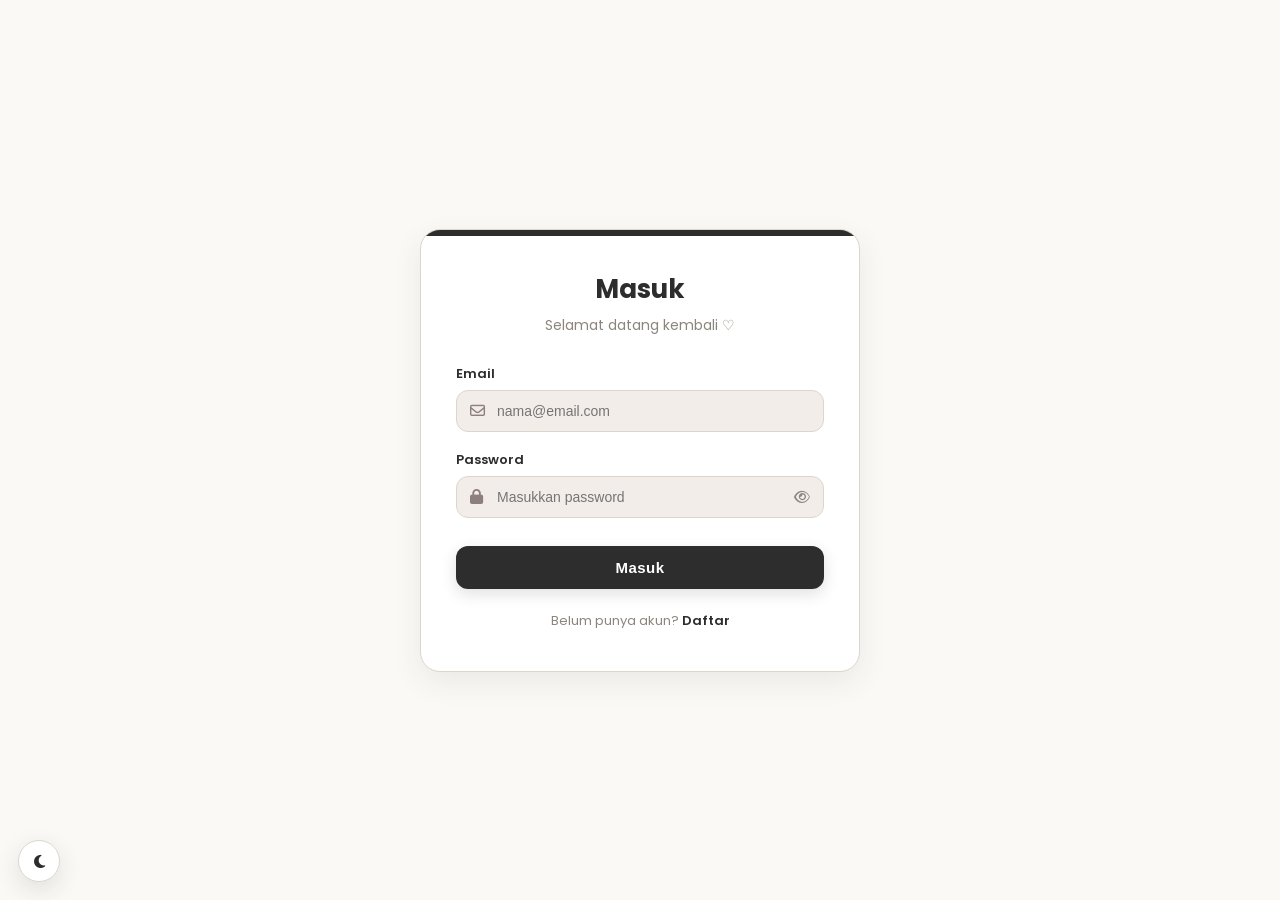
<file: frontend/note.html>
<!DOCTYPE html>
<html lang="id">

<head>

    <meta charset="UTF-8">

    <meta
        name="viewport"
        content="width=device-width, initial-scale=1.0"
    >

    <title>Note</title>


    <link
        href="https://fonts.googleapis.com/css2?family=Fredoka:wght@500;600&family=Poppins:wght@400;500;600&display=swap"
        rel="stylesheet"
    >

    <link
        rel="stylesheet"
        href="https://cdnjs.cloudflare.com/ajax/libs/font-awesome/6.4.0/css/all.min.css"
    >


    <style>

        :root {

            --bg-color: #FAF9F6;
            --card-bg: #FFFFFF;

            --dark-primary: #2D2D2D;
            --dark-hover: #454545;

            --beige: #F2EDE9;

            --border-color: #DCD6CD;

            --text-dark: #2D2D2D;
            --text-muted: #8C857B;

            --danger: #B96A6A;

            --shadow:
                0 10px 30px
                rgba(45,45,45,0.06);
        }


        * {

            margin: 0;
            padding: 0;

            box-sizing: border-box;

            font-family:
                "Poppins",
                sans-serif;
        }


        body {

            min-height: 100vh;

            background:
                var(--bg-color);

            color:
                var(--text-dark);

            padding:
                28px 20px 70px;
        }


        .container {

            width: 100%;
            max-width: 950px;

            margin:
                0 auto;
        }


        .topbar {

            display: flex;

            justify-content:
                space-between;

            align-items: center;

            gap: 15px;

            margin-bottom:
                20px;
        }


        .back {

            display: inline-flex;

            align-items: center;

            gap: 7px;

            border:
                1px solid
                var(--border-color);

            background:
                var(--card-bg);

            color:
                var(--text-dark);

            padding:
                8px 13px;

            border-radius: 10px;

            text-decoration:
                none;

            font-size: 11px;

            font-weight: 600;
        }


        .note-role {

            color:
                var(--text-muted);

            background:
                var(--beige);

            border-radius: 20px;

            padding:
                6px 11px;

            font-size: 9px;
        }


        .editor {

            background:
                var(--card-bg);

            border:
                1px solid
                var(--border-color);

            border-radius: 22px;

            box-shadow:
                var(--shadow);

            padding:
                30px;
        }


        .title-input {

            display: block;

            width: 100%;

            border: none;

            outline: none;

            background:
                transparent;

            color:
                var(--text-dark);

            font-family:
                "Fredoka",
                sans-serif;

            font-size:
                clamp(
                    28px,
                    5vw,
                    39px
                );

            font-weight: 600;

            margin-bottom:
                20px;
        }


        .content-input {

            display: block;

            width: 100%;

            min-height: 430px;

            resize: vertical;

            border: none;

            outline: none;

            background:
                transparent;

            color:
                var(--text-dark);

            font-size: 14px;

            line-height: 1.8;
        }


        .editor-footer {

            border-top:
                1px solid
                var(--border-color);

            margin-top:
                20px;

            padding-top:
                16px;

            display: flex;

            align-items: center;

            justify-content:
                space-between;

            gap: 15px;
        }


        .save-status {

            color:
                var(--text-muted);

            font-size: 10px;
        }


        .actions {

            display: flex;

            align-items: center;

            gap: 8px;
        }


        .btn {

            border: none;

            border-radius: 10px;

            padding:
                10px 15px;

            font-size: 11px;

            font-weight: 600;

            cursor: pointer;
        }


        .btn-save {

            background:
                var(--dark-primary);

            color: white;
        }


        .btn-save:hover {

            background:
                var(--dark-hover);
        }


        .btn-delete {

            background:
                #F6ECEC;

            color:
                var(--danger);
        }


        .btn:disabled {

            opacity: 0.5;

            cursor: default;
        }


        .readonly-message {

            display: none;

            margin-bottom: 14px;

            border:
                1px solid
                var(--border-color);

            background:
                var(--beige);

            border-radius: 12px;

            padding:
                10px 13px;

            color:
                var(--text-muted);

            font-size: 10px;
        }


        .readonly-message.visible {

            display: block;
        }


        @media (
            max-width: 650px
        ) {

            body {

                padding:
                    14px 14px 50px;
            }


            .editor {

                padding:
                    22px 18px;
            }


            .content-input {

                min-height:
                    360px;

                font-size:
                    13px;
            }


            .editor-footer {

                align-items:
                    flex-start;

                flex-direction:
                    column;
            }


            .actions {

                width: 100%;
            }


            .btn-save {

                flex: 1;
            }

        }


        /* =====================================================
           NOTE SHARING UI START
        ===================================================== */

        .topbar-right {

            display: flex;

            align-items: center;

            gap: 8px;
        }


        .btn-share {

            display: none;

            border: none;

            border-radius: 10px;

            padding:
                8px 12px;

            background:
                var(--dark-primary);

            color: white;

            font-size: 10px;

            font-weight: 600;

            cursor: pointer;
        }


        .btn-share.visible {

            display:
                inline-flex;

            align-items: center;

            gap: 6px;
        }


        .btn-share:hover {

            background:
                var(--dark-hover);
        }


        /* MEMBERS */

        .note-members {

            margin-bottom:
                16px;

            padding:
                12px 14px;

            border:
                1px solid
                var(--border-color);

            border-radius:
                14px;

            background:
                var(--card-bg);

            display: flex;

            align-items: center;

            flex-wrap: wrap;

            gap: 8px;
        }


        .members-label {

            color:
                var(--text-muted);

            font-size: 10px;

            font-weight: 600;

            margin-right: 3px;
        }


        .member-chip {

            display: inline-flex;

            align-items: center;

            gap: 7px;

            padding:
                5px 9px 5px 5px;

            border-radius:
                30px;

            background:
                var(--beige);

            font-size: 9px;
        }


        .member-avatar {

            width: 24px;
            height: 24px;

            border-radius: 50%;

            display: flex;

            align-items: center;
            justify-content: center;

            background:
                var(--dark-primary);

            color: white;

            font-size: 8px;
            font-weight: 700;

            flex-shrink: 0;
        }


        .member-name {

            font-weight: 600;
        }


        .member-role {

            color:
                var(--text-muted);

            font-size: 8px;
        }


        .member-remove {

            width: 20px;
            height: 20px;

            border: none;

            border-radius: 50%;

            background:
                transparent;

            color:
                var(--danger);

            display: flex;

            align-items: center;
            justify-content: center;

            cursor: pointer;

            font-size: 9px;
        }


        .member-remove:hover {

            background:
                rgba(185,106,106,0.10);
        }


        /* SHARE MODAL */

        .share-modal-overlay {

            position: fixed;

            inset: 0;

            padding: 20px;

            display: flex;

            align-items: center;
            justify-content: center;

            background:
                rgba(45,45,45,0.30);

            opacity: 0;

            visibility: hidden;

            transition:
                opacity 0.2s ease,
                visibility 0.2s ease;

            z-index: 1000;
        }


        .share-modal-overlay.active {

            opacity: 1;

            visibility: visible;
        }


        .share-modal {

            width: 100%;

            max-width: 420px;

            padding: 24px;

            border:
                1px solid
                var(--border-color);

            border-radius: 20px;

            background:
                var(--card-bg);

            box-shadow:
                0 20px 50px
                rgba(45,45,45,0.15);
        }


        .share-modal h2 {

            font-family:
                "Fredoka",
                sans-serif;

            font-size: 23px;

            margin-bottom: 5px;
        }


        .share-modal-description {

            color:
                var(--text-muted);

            font-size: 10px;

            margin-bottom: 18px;
        }


        .share-input-group {

            display: flex;

            flex-direction: column;

            gap: 6px;

            margin-bottom: 13px;
        }


        .share-input-group label {

            font-size: 10px;

            font-weight: 600;
        }


        .share-input-group input,
        .share-input-group select {

            width: 100%;

            border:
                1px solid
                var(--border-color);

            border-radius: 10px;

            padding:
                10px 12px;

            background: white;

            color:
                var(--text-dark);

            outline: none;

            font-size: 12px;
        }


        .share-modal-actions {

            margin-top: 20px;

            display: flex;

            justify-content: flex-end;

            gap: 8px;
        }


        .share-cancel,
        .share-submit {

            border: none;

            border-radius: 10px;

            padding:
                10px 15px;

            font-size: 10px;

            font-weight: 600;

            cursor: pointer;
        }


        .share-cancel {

            background:
                var(--beige);

            color:
                var(--text-dark);
        }


        .share-submit {

            background:
                var(--dark-primary);

            color: white;
        }


        .share-submit:disabled {

            opacity: 0.6;

            cursor: default;
        }


        @media (max-width: 650px) {

            .topbar {

                align-items:
                    flex-start;
            }


            .topbar-right {

                flex-wrap: wrap;

                justify-content:
                    flex-end;
            }


            .note-members {

                padding:
                    10px 11px;

                gap: 6px;
            }


            .member-chip {

                max-width: 100%;
            }


            .member-name {

                max-width: 100px;

                overflow: hidden;

                white-space: nowrap;

                text-overflow: ellipsis;
            }


            .share-modal {

                padding:
                    21px 18px;
            }

        }

        /* NOTE SHARING UI END */
</style>


    <!-- GLOBAL THEME BOOT START -->
    <script>
        (function () {
            try {

                var theme =
                    localStorage.getItem(
                        "nekoya_theme"
                    ) ||
                    localStorage.getItem(
                        "wishlist_theme"
                    ) ||
                    "light";


                document.documentElement.dataset.theme =
                    theme === "dark"
                        ? "dark"
                        : "light";

            } catch (error) {

                document.documentElement.dataset.theme =
                    "light";
            }
        })();
    </script>
    <!-- GLOBAL THEME BOOT END -->

    <link
        rel="stylesheet"
        href="css/theme.css"
    >
</head>


<body>


    <main class="container">


        <div class="topbar">

            <a
                class="back"
                href="notes.html"
            >

                <i
                    class="fa-solid fa-arrow-left"
                ></i>

                My Notes

            </a>


            <div class="topbar-right">

                <div
                    class="note-role"
                    id="noteRole"
                >
                    ...
                </div>


                <button
                    class="btn-share"
                    id="shareNoteButton"
                    type="button"
                >

                    <i
                        class="fa-solid fa-user-plus"
                    ></i>

                    Bagikan

                </button>

            </div>

        </div>


        <div
            class="readonly-message"
            id="readonlyMessage"
        >
            Kamu hanya memiliki akses untuk membaca note ini.
        </div>


        <div
            class="note-members"
            id="noteMembers"
        >

            <span class="members-label">
                Anggota
            </span>

            <span
                class="member-role"
            >
                Memuat...
            </span>

        </div>


        <section class="editor">


            <input
                class="title-input"
                id="noteTitle"
                type="text"
                maxlength="200"
                placeholder="Judul Note"
            >


            <textarea
                class="content-input"
                id="noteContent"
                placeholder="Mulai menulis..."
            ></textarea>


            <div class="editor-footer">


                <div
                    class="save-status"
                    id="saveStatus"
                >
                    Memuat note...
                </div>


                <div class="actions">

                    <button
                        class="btn btn-delete"
                        id="deleteNoteButton"
                        type="button"
                    >
                        Hapus
                    </button>


                    <button
                        class="btn btn-save"
                        id="saveNoteButton"
                        type="button"
                    >
                        Simpan
                    </button>

                </div>

            </div>


        </section>


    </main>



    <div
        class="share-modal-overlay"
        id="shareNoteModal"
    >

        <div class="share-modal">

            <h2>
                Bagikan Note
            </h2>

            <p class="share-modal-description">
                Masukkan email akun yang ingin kamu beri akses.
            </p>


            <div class="share-input-group">

                <label for="shareEmail">
                    Email
                </label>

                <input
                    id="shareEmail"
                    type="email"
                    placeholder="contoh@email.com"
                >

            </div>


            <div class="share-input-group">

                <label for="shareRole">
                    Akses
                </label>

                <select
                    id="shareRole"
                >

                    <option value="editor">
                        Editor - bisa membaca dan mengedit
                    </option>

                    <option value="viewer">
                        Viewer - hanya membaca
                    </option>

                </select>

            </div>


            <div class="share-modal-actions">

                <button
                    class="share-cancel"
                    type="button"
                    id="shareCancelButton"
                >
                    Batal
                </button>


                <button
                    class="share-submit"
                    type="button"
                    id="shareSubmitButton"
                >
                    Bagikan
                </button>

            </div>

        </div>

    </div>

<script src="js/api.js"></script>

    <script src="js/auth-guard.js"></script>

    <script src="js/note.js"></script>



    <script src="js/theme.js"></script>
</body>

</html>
</file>
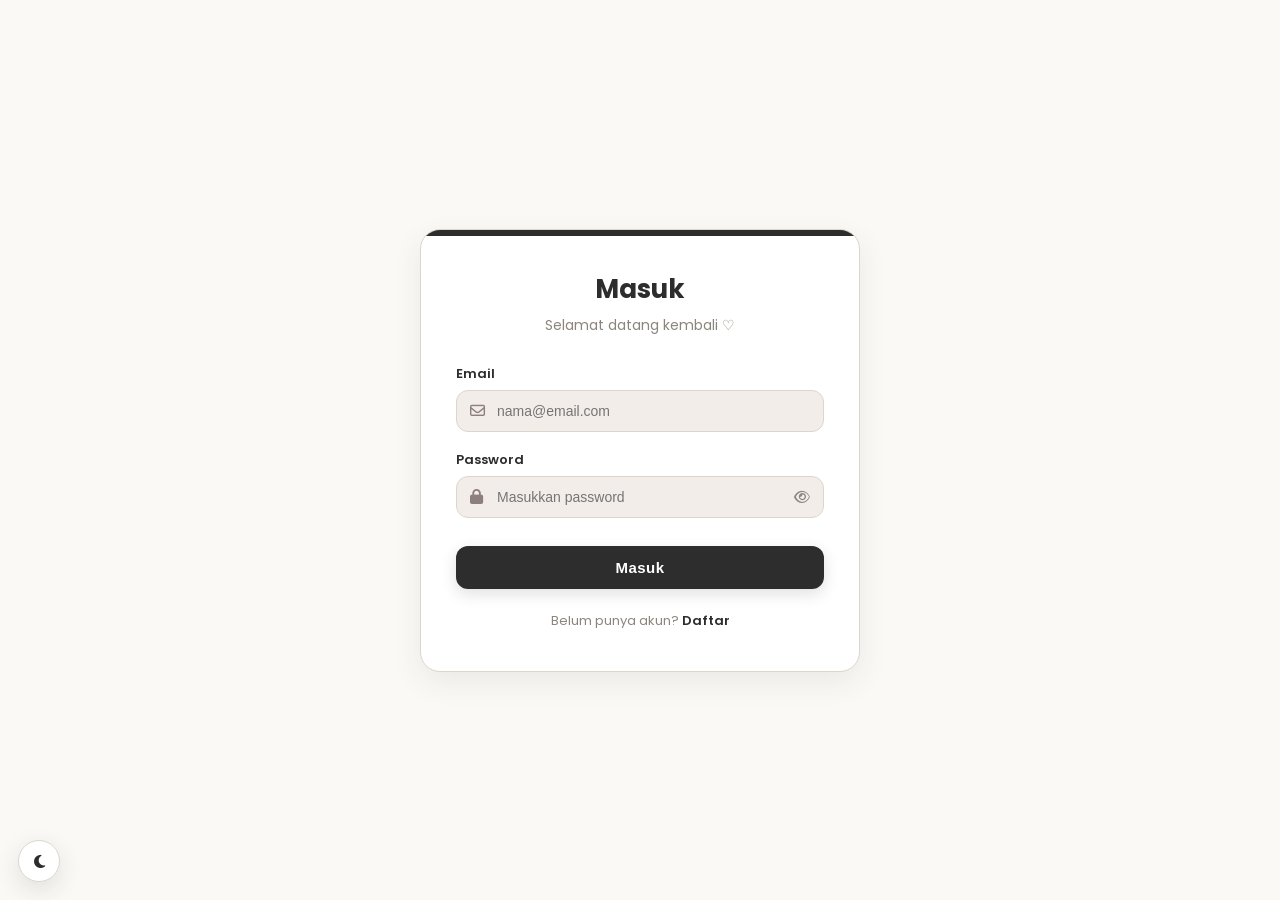
<file: frontend/notes.html>
<!DOCTYPE html>
<html lang="id">

<head>

    <meta charset="UTF-8">

    <meta
        name="viewport"
        content="width=device-width, initial-scale=1.0"
    >

    <title>My Notes</title>


    <link
        href="https://fonts.googleapis.com/css2?family=Fredoka:wght@500;600&family=Poppins:wght@400;500;600&display=swap"
        rel="stylesheet"
    >

    <link
        rel="stylesheet"
        href="https://cdnjs.cloudflare.com/ajax/libs/font-awesome/6.4.0/css/all.min.css"
    >


    <style>

        :root {

            --bg-color: #FAF9F6;
            --card-bg: #FFFFFF;

            --dark-primary: #2D2D2D;
            --dark-hover: #454545;

            --beige: #F2EDE9;
            --beige-dark: #E4DDD5;

            --border-color: #DCD6CD;

            --text-dark: #2D2D2D;
            --text-muted: #8C857B;

            --danger: #B96A6A;

            --shadow-subtle:
                0 10px 30px
                rgba(45,45,45,0.06);

            --shadow-hover:
                0 15px 35px
                rgba(45,45,45,0.10);
        }


        * {

            margin: 0;
            padding: 0;

            box-sizing: border-box;

            font-family:
                "Poppins",
                sans-serif;
        }


        body {

            min-height: 100vh;

            background:
                var(--bg-color);

            color:
                var(--text-dark);

            padding-bottom:
                70px;
        }


        /* =====================================================
           HEADER
        ===================================================== */

        header {

            width:
                min(
                    1100px,
                    calc(100% - 40px)
                );

            margin:
                28px auto 0;

            background:
                var(--card-bg);

            border:
                1px solid
                var(--border-color);

            border-radius:
                24px;

            padding:
                28px 30px;

            box-shadow:
                var(--shadow-subtle);
        }


        .header-top {

            display: flex;

            align-items:
                flex-start;

            justify-content:
                space-between;

            gap: 20px;
        }


        .header-title h1 {

            font-family:
                "Fredoka",
                sans-serif;

            font-size: 38px;

            font-weight: 600;

            margin-bottom: 5px;
        }


        .header-title p {

            color:
                var(--text-muted);

            font-size: 13px;
        }


        .btn-home {

            display:
                inline-flex;

            align-items:
                center;

            gap: 7px;

            border:
                1px solid
                var(--border-color);

            background:
                var(--card-bg);

            color:
                var(--text-dark);

            padding:
                8px 13px;

            border-radius:
                10px;

            margin-bottom:
                14px;

            text-decoration:
                none;

            font-size: 11px;
            font-weight: 600;
        }


        /* =====================================================
           PROFILE
        ===================================================== */

        .profile {

            display: flex;

            align-items: center;

            gap: 10px;

            flex-shrink: 0;
        }


        .profile-avatar {

            width: 42px;
            height: 42px;

            border-radius: 50%;

            background:
                var(--dark-primary);

            color: white;

            display: flex;

            align-items: center;
            justify-content: center;

            font-size: 14px;
            font-weight: 700;

            overflow: hidden;
        }


        .profile-avatar img {

            width: 100%;
            height: 100%;

            object-fit: cover;
        }


        .profile-info {

            display: flex;

            flex-direction:
                column;

            line-height: 1.2;
        }


        .profile-name {

            font-size: 12px;
            font-weight: 700;
        }


        .profile-username {

            color:
                var(--text-muted);

            font-size: 9px;

            margin-top: 3px;
        }


        /* =====================================================
           CREATE BUTTON
        ===================================================== */

        .btn-add {

            margin-top: 25px;

            border: none;

            background:
                var(--dark-primary);

            color: white;

            padding:
                12px 20px;

            border-radius: 30px;

            display:
                inline-flex;

            align-items: center;

            gap: 8px;

            font-size: 12px;
            font-weight: 600;

            cursor: pointer;

            transition:
                0.2s ease;
        }


        .btn-add:hover {

            background:
                var(--dark-hover);

            transform:
                translateY(-1px);
        }


        /* =====================================================
           CONTENT
        ===================================================== */

        main {

            width:
                min(
                    1100px,
                    calc(100% - 40px)
                );

            margin:
                38px auto 0;
        }


        .notes-section {

            margin-bottom:
                42px;
        }


        .section-heading {

            display: flex;

            align-items: center;

            justify-content:
                space-between;

            margin-bottom:
                16px;
        }


        .section-heading h2 {

            font-family:
                "Fredoka",
                sans-serif;

            font-size: 24px;
            font-weight: 600;
        }


        .note-count {

            color:
                var(--text-muted);

            font-size: 11px;

            background:
                var(--beige);

            padding:
                5px 10px;

            border-radius:
                20px;
        }


        /* =====================================================
           NOTE GRID
        ===================================================== */

        .note-grid {

            display: grid;

            grid-template-columns:
                repeat(
                    2,
                    minmax(0, 1fr)
                );

            gap: 15px;
        }


        .note-card {

            width: 100%;

            border:
                1px solid
                var(--border-color);

            border-radius:
                18px;

            background:
                var(--card-bg);

            padding:
                20px;

            text-align: left;

            cursor: pointer;

            box-shadow:
                var(--shadow-subtle);

            color:
                var(--text-dark);

            transition:
                transform 0.2s ease,
                box-shadow 0.2s ease;
        }


        .note-card:hover {

            transform:
                translateY(-2px);

            box-shadow:
                var(--shadow-hover);
        }


        .note-title {

            font-family:
                "Fredoka",
                sans-serif;

            font-size: 20px;
            font-weight: 600;

            margin-bottom: 7px;
        }


        .note-preview {

            color:
                var(--text-muted);

            font-size: 11px;

            line-height: 1.6;

            white-space: nowrap;

            overflow: hidden;

            text-overflow: ellipsis;
        }


        .note-meta {

            margin-top: 18px;

            color:
                var(--text-muted);

            font-size: 9px;
        }


        /* =====================================================
           EMPTY
        ===================================================== */

        .empty-state {

            grid-column:
                1 / -1;

            border:
                1px dashed
                var(--border-color);

            border-radius:
                18px;

            padding:
                34px 20px;

            text-align: center;

            background:
                rgba(
                    255,
                    255,
                    255,
                    0.45
                );

            color:
                var(--text-muted);

            font-size: 12px;
        }


        .empty-state i {

            display: block;

            font-size: 20px;

            margin-bottom: 10px;
        }


        /* =====================================================
           MOBILE
        ===================================================== */

        @media (
            max-width: 650px
        ) {

            header {

                width:
                    calc(100% - 28px);

                margin-top:
                    14px;

                padding:
                    22px 20px;
            }


            main {

                width:
                    calc(100% - 28px);

                margin-top:
                    28px;
            }


            .header-title h1 {

                font-size:
                    30px;
            }


            .profile-info {

                display: none;
            }


            .profile-avatar {

                width: 40px;
                height: 40px;
            }


            .btn-add {

                width: 100%;

                justify-content:
                    center;
            }


            .note-grid {

                grid-template-columns:
                    1fr;
            }


            .note-card {

                padding:
                    17px;
            }


            .note-title {

                font-size:
                    20px;
            }

        }


        /* =====================================================
           NOTE PROFILE AVATAR LINK START
        ===================================================== */

        .profile-avatar-link {
            text-decoration: none;

            cursor: pointer;

            transition:
                transform 0.2s ease,
                background 0.2s ease,
                box-shadow 0.2s ease;
        }


        .profile-avatar-link:hover {
            transform:
                translateY(-2px);

            background:
                var(--dark-hover);

            box-shadow:
                0 6px 16px
                rgba(45,45,45,0.15);
        }


        .profile-avatar-link:active {
            transform:
                translateY(0);
        }

        /* NOTE PROFILE AVATAR LINK END */

        /* =====================================================
           CREATE NOTE MODAL START
        ===================================================== */

        .modal-overlay {

            position: fixed;

            inset: 0;

            background:
                rgba(45,45,45,0.28);

            display: flex;

            align-items: center;
            justify-content: center;

            padding: 20px;

            opacity: 0;
            visibility: hidden;

            transition:
                opacity 0.2s ease,
                visibility 0.2s ease;

            z-index: 1000;
        }


        .modal-overlay.active {

            opacity: 1;
            visibility: visible;
        }


        .modal {

            width: 100%;
            max-width: 430px;

            background:
                var(--card-bg);

            border:
                1px solid
                var(--border-color);

            border-radius: 20px;

            padding: 24px;

            box-shadow:
                0 20px 50px
                rgba(45,45,45,0.15);
        }


        .modal h2 {

            font-family:
                "Fredoka",
                sans-serif;

            font-size: 23px;

            margin-bottom: 18px;
        }


        .input-group {

            display: flex;

            flex-direction: column;

            gap: 7px;
        }


        .input-group label {

            font-size: 11px;

            font-weight: 600;
        }


        .input-group input {

            width: 100%;

            border:
                1px solid
                var(--border-color);

            border-radius: 11px;

            padding:
                11px 13px;

            outline: none;

            background: white;

            color:
                var(--text-dark);

            font-size: 13px;
        }


        .input-group input:focus {

            border-color:
                #AAA198;
        }


        .modal-actions {

            margin-top: 20px;

            display: flex;

            justify-content: flex-end;

            gap: 8px;
        }


        .btn-cancel,
        .btn-save {

            border: none;

            border-radius: 10px;

            padding:
                10px 16px;

            font-size: 11px;

            font-weight: 600;

            cursor: pointer;
        }


        .btn-cancel {

            background:
                var(--beige);

            color:
                var(--text-dark);
        }


        .btn-save {

            background:
                var(--dark-primary);

            color: white;
        }


        .btn-save:disabled {

            opacity: 0.6;

            cursor: default;
        }

        /* CREATE NOTE MODAL END */

        /* =====================================================
           FULL WIDTH NOTE CARD START
        ===================================================== */

        .note-grid {
            display: grid !important;

            grid-template-columns:
                1fr !important;

            width: 100% !important;

            gap: 12px !important;
        }


        .note-card {
            width: 100% !important;

            max-width: none !important;

            min-height: 125px;

            padding:
                22px 26px !important;
        }


        .note-title {
            font-size:
                21px !important;
        }


        .note-preview {
            margin-top: 4px;

            max-width: 850px;
        }


        .note-meta {
            margin-top:
                20px !important;
        }


        @media (max-width: 650px) {

            .note-grid {
                grid-template-columns:
                    1fr !important;

                gap:
                    10px !important;
            }


            .note-card {
                width:
                    100% !important;

                min-height:
                    110px;

                padding:
                    17px 18px !important;

                border-radius:
                    15px;
            }


            .note-title {
                font-size:
                    19px !important;
            }


            .note-preview {
                font-size:
                    10px;

                line-height:
                    1.5;
            }


            .note-meta {
                margin-top:
                    15px !important;

                font-size:
                    9px;
            }

        }

        /* FULL WIDTH NOTE CARD END */

        /* ==========================================
           NOTES PROFILE IMAGE STYLE START
        ========================================== */

        #noteProfileAvatar {
            overflow: hidden;
        }


        #noteProfileAvatar img {
            width: 100%;
            height: 100%;

            display: block;

            object-fit: cover;

            border-radius: 50%;
        }

        /* NOTES PROFILE IMAGE STYLE END */

        /* =====================================================
           NOTES MOBILE FULL WIDTH START
        ===================================================== */

        @media (max-width: 700px) {

            html,
            body {
                width: 100% !important;
                max-width: 100% !important;

                margin: 0 !important;
                padding: 0 !important;

                overflow-x: hidden !important;
            }


            body {
                min-height: 100vh !important;

                background:
                    var(--bg-color) !important;
            }


            /* ==========================================
               FULL PAGE CONTAINER
            ========================================== */

            .container {
                width: 100% !important;
                max-width: none !important;

                margin: 0 !important;
                padding: 0 15px 50px !important;
            }


            /* ==========================================
               HEADER JADI BAGIAN DARI PAGE
               BUKAN FLOATING CARD
            ========================================== */

            header {
                width: calc(100% + 30px) !important;

                margin:
                    0 -15px 32px !important;

                padding:
                    22px 15px 24px !important;

                border: none !important;
                border-bottom:
                    1px solid
                    var(--border-color) !important;

                border-radius:
                    0 !important;

                box-shadow:
                    none !important;

                background:
                    var(--card-bg) !important;
            }


            .header-top,
            .header-left {
                width: 100% !important;
            }


            /* Home + avatar */

            .header-top {
                display: flex !important;

                align-items: center !important;
                justify-content:
                    space-between !important;

                gap: 12px !important;
            }


            .profile {
                flex-shrink: 0 !important;
            }


            .profile-info {
                display: none !important;
            }


            .profile-avatar {
                width: 42px !important;
                height: 42px !important;

                flex-shrink: 0 !important;
            }


            /* ==========================================
               TITLE
            ========================================== */

            .header-title {
                width: 100% !important;

                margin-top:
                    20px !important;
            }


            .header-title h1 {
                margin: 0 !important;

                font-size:
                    30px !important;

                line-height:
                    1.15 !important;
            }


            .header-title p {
                max-width:
                    280px !important;

                margin-top:
                    7px !important;

                font-size:
                    12px !important;

                line-height:
                    1.6 !important;
            }


            /* ==========================================
               CREATE NOTE BUTTON
            ========================================== */

            .btn-add {
                width: 100% !important;

                margin-top:
                    22px !important;

                padding:
                    13px 18px !important;

                justify-content:
                    center !important;

                border-radius:
                    14px !important;
            }


            /* ==========================================
               SECTION
            ========================================== */

            .section-header {
                width: 100% !important;

                margin-bottom:
                    12px !important;
            }


            .section-header h2 {
                font-size:
                    24px !important;
            }


            /* ==========================================
               NOTES LIST
            ========================================== */

            .note-grid {
                width: 100% !important;

                display: grid !important;

                grid-template-columns:
                    1fr !important;

                gap:
                    10px !important;
            }


            .note-card {
                width: 100% !important;
                max-width: none !important;

                min-height:
                    110px !important;

                margin: 0 !important;

                padding:
                    17px 18px !important;

                border-radius:
                    15px !important;
            }


            .note-title {
                font-size:
                    19px !important;
            }


            .note-preview {
                font-size:
                    11px !important;

                line-height:
                    1.55 !important;
            }


            .note-meta {
                margin-top:
                    14px !important;
            }


            /* ==========================================
               SECTION SPACING
            ========================================== */

            section {
                width: 100% !important;
            }


            section + section {
                margin-top:
                    42px !important;
            }


            /* ==========================================
               MODAL
            ========================================== */

            .modal-overlay {
                padding:
                    14px !important;
            }


            .modal {
                width: 100% !important;

                max-width:
                    100% !important;

                padding:
                    22px 20px !important;

                border-radius:
                    20px !important;
            }

        }


        @media (max-width: 380px) {

            .container {
                padding-left:
                    12px !important;

                padding-right:
                    12px !important;
            }


            header {
                width:
                    calc(100% + 24px) !important;

                margin-left:
                    -12px !important;

                margin-right:
                    -12px !important;

                padding-left:
                    12px !important;

                padding-right:
                    12px !important;
            }


            .header-title h1 {
                font-size:
                    27px !important;
            }

        }

        /* NOTES MOBILE FULL WIDTH END */

        /* =====================================================
           NOTES MOBILE ZOOM SAFE START
        ===================================================== */

        /*
           Tetap gunakan layout mobile pada perangkat touch,
           walaupun browser di-zoom out.
        */
        @media
        (max-width: 1024px),
        (hover: none) and (pointer: coarse) {

            html {
                width: 100%;
                min-width: 0;
            }


            body {
                width: 100% !important;
                min-width: 0 !important;

                margin: 0 !important;
                padding: 0 !important;

                overflow-x: visible !important;
            }


            /* ==========================================
               MAIN CONTAINER
            ========================================== */

            .container {
                width: 100% !important;
                max-width: none !important;
                min-width: 0 !important;

                margin: 0 !important;
                padding:
                    0 0 50px !important;
            }


            /* ==========================================
               HEADER
               Tidak pakai width calc / margin negatif
            ========================================== */

            header {
                width: 100% !important;
                max-width: 100% !important;
                min-width: 0 !important;

                margin:
                    0 0 32px !important;

                padding:
                    22px 16px 24px !important;

                border-left:
                    none !important;

                border-right:
                    none !important;

                border-top:
                    none !important;

                border-radius:
                    0 !important;

                box-shadow:
                    none !important;
            }


            .header-top,
            .header-left,
            .header-title {
                width: 100% !important;
                max-width: 100% !important;
                min-width: 0 !important;
            }


            /* ==========================================
               CONTENT
            ========================================== */

            main,
            section {
                width: 100% !important;
                max-width: 100% !important;
                min-width: 0 !important;
            }


            section {
                padding-left:
                    16px !important;

                padding-right:
                    16px !important;
            }


            /* Jangan tambah padding lagi kalau section
               ternyata berada di dalam elemen lain */
            section section {
                padding-left:
                    0 !important;

                padding-right:
                    0 !important;
            }


            /* ==========================================
               SECTION HEADER
            ========================================== */

            .section-header {
                width: 100% !important;
                max-width: 100% !important;
                min-width: 0 !important;

                display: flex !important;

                align-items: center !important;
                justify-content:
                    space-between !important;

                gap: 10px !important;
            }


            .section-header h2 {
                min-width: 0 !important;

                overflow-wrap:
                    anywhere !important;
            }


            /* ==========================================
               NOTE GRID
            ========================================== */

            .note-grid {
                width: 100% !important;
                max-width: 100% !important;
                min-width: 0 !important;

                grid-template-columns:
                    minmax(0, 1fr) !important;
            }


            /* ==========================================
               NOTE CARD
            ========================================== */

            .note-card {
                width: 100% !important;
                max-width: 100% !important;
                min-width: 0 !important;

                margin-left:
                    0 !important;

                margin-right:
                    0 !important;

                box-sizing:
                    border-box !important;
            }


            .note-title,
            .note-preview,
            .note-meta {
                max-width: 100% !important;
                min-width: 0 !important;

                overflow-wrap:
                    anywhere !important;

                word-break:
                    break-word !important;
            }


            /* ==========================================
               CREATE BUTTON
            ========================================== */

            .btn-add {
                width: 100% !important;
                max-width: 100% !important;

                box-sizing:
                    border-box !important;
            }


            /* ==========================================
               PROFILE
            ========================================== */

            .profile {
                flex-shrink:
                    0 !important;
            }


            .profile-avatar {
                flex-shrink:
                    0 !important;
            }


            /* ==========================================
               MODAL
            ========================================== */

            .modal-overlay {
                width: 100% !important;

                padding:
                    16px !important;

                box-sizing:
                    border-box !important;
            }


            .modal {
                width: 100% !important;
                max-width: 440px !important;
                min-width: 0 !important;

                box-sizing:
                    border-box !important;
            }

        }


        /* Sangat kecil */

        @media (max-width: 380px) {

            header {
                padding-left:
                    12px !important;

                padding-right:
                    12px !important;
            }


            section {
                padding-left:
                    12px !important;

                padding-right:
                    12px !important;
            }

        }

        /* NOTES MOBILE ZOOM SAFE END */

        /* =====================================================
           NOTES HEADER CARD WIDTH FIX START
        ===================================================== */

        @media (max-width: 1024px), (hover: none) and (pointer: coarse) {

            header {
                width: auto !important;
                max-width: none !important;
                min-width: 0 !important;

                margin: 16px 16px 28px !important;
                padding: 22px 18px 24px !important;

                border: 1px solid var(--border-color) !important;
                border-radius: 24px !important;
                box-shadow: var(--shadow-subtle) !important;
            }

            .container {
                width: 100% !important;
                max-width: 100% !important;
                min-width: 0 !important;
                margin: 0 auto !important;
                padding: 0 0 50px !important;
            }

            .header-top,
            .header-left,
            .header-title {
                width: 100% !important;
                max-width: 100% !important;
                min-width: 0 !important;
            }

            .header-actions,
            .header-buttons,
            .btn-add {
                width: 100% !important;
                max-width: 100% !important;
            }

            .btn-add {
                display: flex !important;
                justify-content: center !important;
            }
        }

        @media (max-width: 380px) {
            header {
                margin: 12px 12px 24px !important;
                padding: 18px 14px 20px !important;
            }
        }

        /* NOTES HEADER CARD WIDTH FIX END */
</style>


    <!-- GLOBAL THEME BOOT START -->
    <script>
        (function () {
            try {

                var theme =
                    localStorage.getItem(
                        "nekoya_theme"
                    ) ||
                    localStorage.getItem(
                        "wishlist_theme"
                    ) ||
                    "light";


                document.documentElement.dataset.theme =
                    theme === "dark"
                        ? "dark"
                        : "light";

            } catch (error) {

                document.documentElement.dataset.theme =
                    "light";
            }
        })();
    </script>
    <!-- GLOBAL THEME BOOT END -->

    <link
        rel="stylesheet"
        href="css/theme.css"
    >
</head>


<body>


    <header>

        <div class="header-top">


            <div class="header-title">

                <a
                    class="btn-home"
                    href="home.html"
                >

                    <i
                        class="fa-solid fa-house"
                    ></i>

                    Home

                </a>


                <h1>
                    My Notes
                </h1>

                <p>
                    semua catatan kamu dalam satu tempat ♡
                </p>

            </div>


            <div class="profile">

                <a
                    class="profile-avatar profile-avatar-link"
                    id="noteProfileAvatar"
                    href="profile.html"
                    aria-label="Edit profile"
                    title="Edit Profile"
                >
                    --
                </a>


                <div class="profile-info">

                    <div
                        class="profile-name"
                        id="noteProfileName"
                    >
                        User
                    </div>

                    <div
                        class="profile-username"
                        id="noteProfileUsername"
                    >
                        @user
                    </div>

                </div>

            </div>


        </div>


        <button
            class="btn-add"
            id="newNoteButton"
            type="button"
        >

            <i
                class="fa-solid fa-plus"
            ></i>

            Buat Note

        </button>

    </header>


    <main>


        <section
            class="notes-section"
        >

            <div class="section-heading">

                <h2>
                    My Notes
                </h2>

                <div
                    class="note-count"
                    id="myNoteCount"
                >
                    0 note
                </div>

            </div>


            <div
                class="note-grid"
                id="myNotesGrid"
            >

                <div class="empty-state">

                    <i
                        class="fa-regular fa-note-sticky"
                    ></i>

                    Belum ada note.

                </div>

            </div>

        </section>



        <section
            class="notes-section"
        >

            <div class="section-heading">

                <h2>
                    Shared With Me
                </h2>

                <div
                    class="note-count"
                    id="sharedNoteCount"
                >
                    0 note
                </div>

            </div>


            <div
                class="note-grid"
                id="sharedNotesGrid"
            >

                <div class="empty-state">

                    <i
                        class="fa-solid fa-user-group"
                    ></i>

                    Belum ada note yang dibagikan denganmu.

                </div>

            </div>

        </section>


    </main>



    <!-- =====================================================
         CREATE NOTE MODAL START
    ====================================================== -->

    <div
        class="modal-overlay"
        id="createNoteModal"
    >

        <div class="modal">

            <h2>
                Buat Note
            </h2>


            <div class="input-group">

                <label for="newNoteTitle">
                    Judul Note
                </label>

                <input
                    type="text"
                    id="newNoteTitle"
                    maxlength="200"
                    placeholder="contoh: Our Plans ♡"
                >

            </div>


            <div class="modal-actions">

                <button
                    class="btn-cancel"
                    type="button"
                    onclick="closeCreateNoteModal()"
                >
                    Batal
                </button>


                <button
                    class="btn-save"
                    id="createNoteSubmit"
                    type="button"
                    onclick="createNote()"
                >
                    Buat Note
                </button>

            </div>

        </div>

    </div>

    <!-- CREATE NOTE MODAL END -->

<script src="js/api.js"></script>

    <script src="js/auth-guard.js"></script>

    <script src="js/notes.js"></script>



    <script src="js/theme.js"></script>
</body>

</html>
</file>
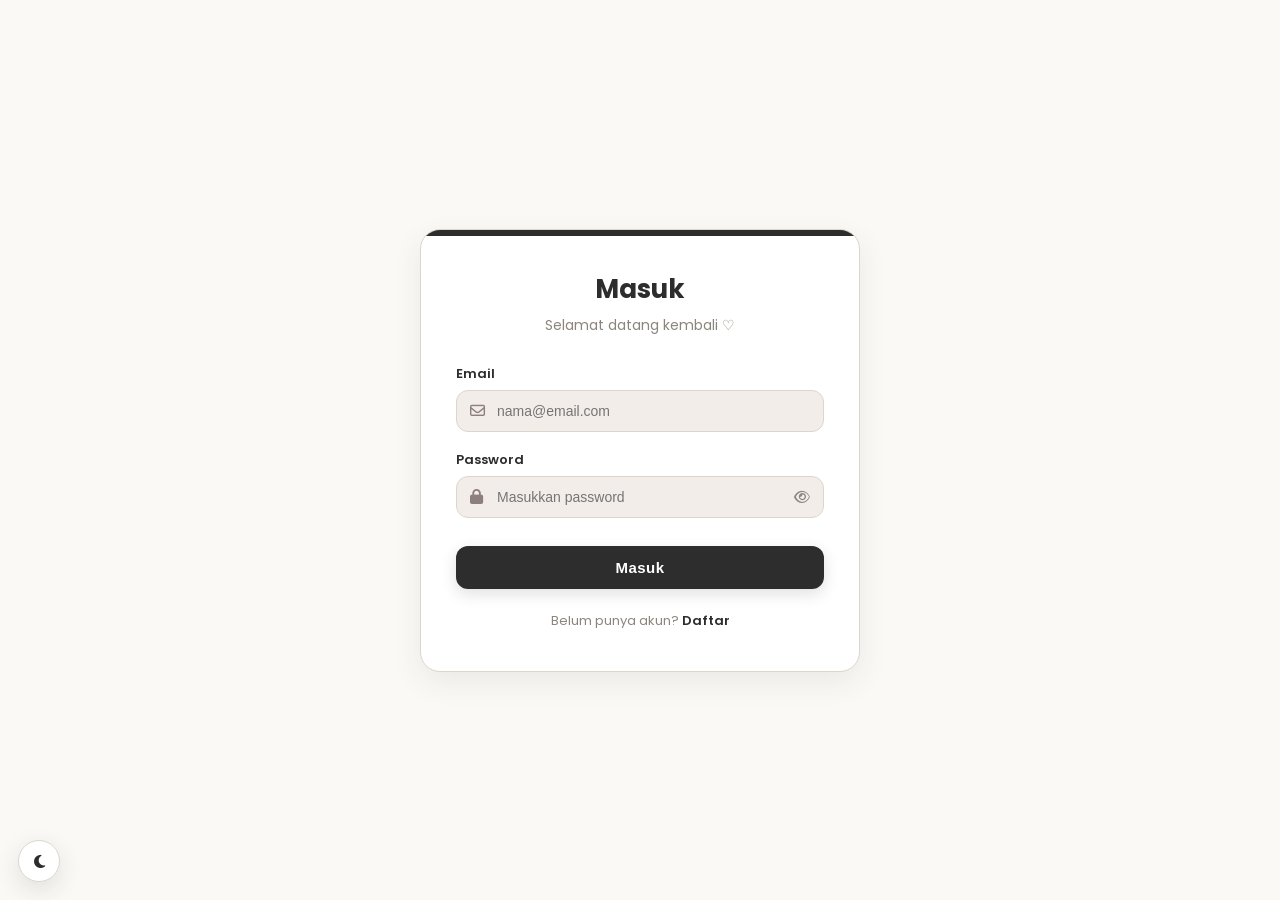
<file: frontend/profile.html>
<!DOCTYPE html>
<html lang="id">

<head>
    <meta charset="UTF-8">

    <meta
        name="viewport"
        content="width=device-width, initial-scale=1.0"
    >

    <title>Profile Settings</title>

    <style>

        :root {
            --bg-color: #FAF9F6;
            --card-bg: #FFFFFF;

            --dark-primary: #2D2D2D;
            --dark-hover: #454545;

            --beige: #F2EDE9;
            --beige-dark: #E4DDD5;

            --border-color: #DCD6CD;

            --text-dark: #2D2D2D;
            --text-muted: #8C857B;

            --danger: #B96A6A;

            --shadow-subtle:
                0 10px 30px rgba(45,45,45,0.06);

            --shadow-hover:
                0 15px 35px rgba(45,45,45,0.10);
        }


        * {
            margin: 0;
            padding: 0;
            box-sizing: border-box;
        }


        body {
            min-height: 100vh;

            background:
                var(--bg-color);

            color:
                var(--text-dark);

            font-family:
                Arial,
                Helvetica,
                sans-serif;
        }


        button,
        input {
            font: inherit;
        }


        button {
            cursor: pointer;
        }


        .page {
            width: min(
                900px,
                calc(100% - 40px)
            );

            margin: 0 auto;

            padding:
                40px 0 70px;
        }


        /* =========================
           TOP
        ========================= */

        .topbar {
            margin-bottom: 28px;
        }


        .back-link {
            display: inline-flex;

            align-items: center;

            gap: 7px;

            text-decoration: none;

            color:
                var(--text-muted);

            font-size: 12px;

            margin-bottom: 25px;

            transition: 0.2s;
        }


        .back-link:hover {
            color:
                var(--dark-primary);
        }


        .page-title {
            font-size: 34px;

            line-height: 1.1;

            margin-bottom: 8px;
        }


        .page-description {
            color:
                var(--text-muted);

            font-size: 12px;

            line-height: 1.7;
        }


        /* =========================
           PROFILE HERO
        ========================= */

        .profile-hero {
            background:
                var(--card-bg);

            border:
                1px solid
                var(--border-color);

            border-radius: 20px;

            box-shadow:
                var(--shadow-subtle);

            padding: 30px;

            margin-bottom: 18px;

            display: flex;

            align-items: center;

            gap: 22px;
        }


        .avatar-wrapper {
            position: relative;

            flex-shrink: 0;
        }


        .profile-avatar {
            width: 100px;

            height: 100px;

            border-radius: 50%;

            background:
                var(--dark-primary);

            color: white;

            display: flex;

            align-items: center;

            justify-content: center;

            overflow: hidden;

            font-size: 28px;

            font-weight: 700;

            border:
                4px solid
                var(--beige);
        }


        .profile-avatar img {
            width: 100%;

            height: 100%;

            object-fit: cover;

            display: block;
        }


        .hero-info {
            min-width: 0;

            flex: 1;
        }


        .hero-username {
            font-size: 24px;

            font-weight: 700;

            margin-bottom: 7px;

            overflow: hidden;

            text-overflow: ellipsis;
        }


        .hero-email {
            font-size: 12px;

            color:
                var(--text-muted);

            overflow-wrap:
                anywhere;
        }


        /* =========================
           GRID
        ========================= */

        .settings-grid {
            display: grid;

            grid-template-columns:
                1fr 1fr;

            gap: 18px;
        }


        .settings-card {
            background:
                var(--card-bg);

            border:
                1px solid
                var(--border-color);

            border-radius: 20px;

            box-shadow:
                var(--shadow-subtle);

            padding: 28px;
        }


        .card-header {
            margin-bottom: 24px;
        }


        .card-title {
            font-size: 17px;

            margin-bottom: 6px;
        }


        .card-description {
            color:
                var(--text-muted);

            font-size: 10px;

            line-height: 1.6;
        }


        /* =========================
           AVATAR
        ========================= */

        .avatar-actions {
            display: flex;

            flex-wrap: wrap;

            gap: 8px;

            margin-bottom: 23px;
        }


        #avatarInput {
            display: none;
        }


        .btn-secondary,
        .btn-danger-soft {
            border:
                1px solid
                var(--border-color);

            border-radius: 20px;

            padding:
                9px 15px;

            background:
                var(--beige);

            color:
                var(--text-dark);

            font-size: 10px;

            transition: 0.2s;
        }


        .btn-secondary:hover {
            background:
                var(--beige-dark);
        }


        .btn-danger-soft {
            background: white;

            color:
                var(--danger);
        }


        .btn-danger-soft:hover {
            background:
                #F9EEEE;
        }


        .btn-secondary:disabled {
            opacity: 0.45;

            cursor:
                not-allowed;
        }


        .avatar-note {
            font-size: 9px;

            color:
                var(--text-muted);

            margin-top: -13px;

            margin-bottom: 23px;

            line-height: 1.5;
        }


        /* =========================
           FORM
        ========================= */

        .input-group {
            margin-bottom: 17px;
        }


        .input-group label {
            display: block;

            font-size: 10px;

            font-weight: 600;

            margin-bottom: 7px;
        }


        .input-group input {
            width: 100%;

            border:
                1px solid
                var(--border-color);

            background:
                #FAF8F5;

            border-radius: 10px;

            padding:
                11px 13px;

            outline: none;

            font-size: 11px;

            color:
                var(--text-dark);

            transition: 0.2s;
        }


        .input-group input:focus {
            background: white;

            border-color:
                var(--dark-primary);

            box-shadow:
                0 0 0 3px
                rgba(45,45,45,0.06);
        }


        .input-group input:disabled {
            opacity: 0.6;
        }


        /* =========================
           BUTTON
        ========================= */

        .btn-primary {
            width: 100%;

            border: none;

            border-radius: 20px;

            padding:
                11px 18px;

            margin-top: 4px;

            background:
                var(--dark-primary);

            color: white;

            font-size: 11px;

            font-weight: 600;

            transition: 0.2s;
        }


        .btn-primary:hover {
            background:
                var(--dark-hover);
        }


        .btn-primary:disabled {
            opacity: 0.6;

            cursor:
                not-allowed;
        }


        /* =========================
           MESSAGE
        ========================= */

        .message {
            display: none;

            margin-bottom: 18px;

            padding:
                11px 14px;

            border-radius: 10px;

            font-size: 10px;

            line-height: 1.5;
        }


        .message.success {
            display: block;

            background:
                #EDF5EE;

            color:
                #57705B;

            border:
                1px solid
                #D8E8DA;
        }


        .message.error {
            display: block;

            background:
                #F9EEEE;

            color:
                var(--danger);

            border:
                1px solid
                #EEDADA;
        }


        /* =========================
           RESPONSIVE
        ========================= */

        @media (
            max-width: 720px
        ) {

            .page {
                width:
                    calc(100% - 28px);

                padding-top:
                    25px;
            }


            .page-title {
                font-size: 29px;
            }


            .profile-hero {
                flex-direction:
                    column;

                text-align: center;

                padding: 25px;
            }


            .profile-avatar {
                width: 90px;

                height: 90px;
            }


            .settings-grid {
                grid-template-columns:
                    1fr;
            }


            .settings-card {
                padding: 22px;
            }
        }

    </style>


    <!-- GLOBAL THEME BOOT START -->
    <script>
        (function () {
            try {

                var theme =
                    localStorage.getItem(
                        "nekoya_theme"
                    ) ||
                    localStorage.getItem(
                        "wishlist_theme"
                    ) ||
                    "light";


                document.documentElement.dataset.theme =
                    theme === "dark"
                        ? "dark"
                        : "light";

            } catch (error) {

                document.documentElement.dataset.theme =
                    "light";
            }
        })();
    </script>
    <!-- GLOBAL THEME BOOT END -->

    <link
        rel="stylesheet"
        href="css/theme.css"
    >
</head>


<body>

    <main class="page">

        <header class="topbar">

            <a
                href="folders.html"
                class="back-link"
            >
                ← Kembali ke My Folders
            </a>

            <h1 class="page-title">
                Profile Settings
            </h1>

            <p class="page-description">
                Kelola informasi profile dan keamanan akun kamu.
            </p>

        </header>


        <div
            id="pageMessage"
            class="message"
        ></div>


        <section class="profile-hero">

            <div class="avatar-wrapper">

                <div
                    class="profile-avatar"
                    id="profileAvatar"
                >
                    --
                </div>

            </div>


            <div class="hero-info">

                <div
                    class="hero-username"
                    id="heroUsername"
                >
                    Loading...
                </div>

                <div
                    class="hero-email"
                    id="heroEmail"
                >
                    Loading...
                </div>

            </div>

        </section>


        <div class="settings-grid">

            <!-- PROFILE -->

            <section class="settings-card">

                <div class="card-header">

                    <h2 class="card-title">
                        Informasi Profile
                    </h2>

                    <p class="card-description">
                        Ubah foto, username,
                        dan email akun kamu.
                    </p>

                </div>


                <input
                    type="file"
                    id="avatarInput"
                    accept="image/jpeg,image/png,image/webp"
                >


                <div class="avatar-actions">

                    <button
                        type="button"
                        class="btn-secondary"
                        id="chooseAvatarButton"
                    >
                        Pilih Foto
                    </button>


                    <button
                        type="button"
                        class="btn-secondary"
                        id="uploadAvatarButton"
                        disabled
                    >
                        Simpan Foto
                    </button>


                    <button
                        type="button"
                        class="btn-danger-soft"
                        id="deleteAvatarButton"
                    >
                        Hapus Foto
                    </button>

                </div>


                <p class="avatar-note">
                    JPG, PNG, atau WEBP.
                    Maksimal 5 MB.
                </p>


                <form id="profileForm">

                    <div class="input-group">

                        <label for="username">
                            Username
                        </label>

                        <input
                            type="text"
                            id="username"
                            maxlength="50"
                            autocomplete="username"
                            required
                        >

                    </div>


                    <div class="input-group">

                        <label for="email">
                            Email
                        </label>

                        <input
                            type="email"
                            id="email"
                            maxlength="255"
                            autocomplete="email"
                            required
                        >

                    </div>


                    <button
                        type="submit"
                        class="btn-primary"
                        id="saveProfileButton"
                    >
                        Simpan Perubahan
                    </button>

                </form>

            </section>


            <!-- PASSWORD -->

            <section class="settings-card">

                <div class="card-header">

                    <h2 class="card-title">
                        Keamanan Akun
                    </h2>

                    <p class="card-description">
                        Gunakan password yang kuat
                        dan tidak mudah ditebak.
                    </p>

                </div>


                <form id="passwordForm">

                    <div class="input-group">

                        <label for="currentPassword">
                            Password Saat Ini
                        </label>

                        <input
                            type="password"
                            id="currentPassword"
                            autocomplete="current-password"
                            required
                        >

                    </div>


                    <div class="input-group">

                        <label for="newPassword">
                            Password Baru
                        </label>

                        <input
                            type="password"
                            id="newPassword"
                            minlength="8"
                            autocomplete="new-password"
                            required
                        >

                    </div>


                    <div class="input-group">

                        <label for="confirmPassword">
                            Konfirmasi Password Baru
                        </label>

                        <input
                            type="password"
                            id="confirmPassword"
                            minlength="8"
                            autocomplete="new-password"
                            required
                        >

                    </div>


                    <button
                        type="submit"
                        class="btn-primary"
                        id="changePasswordButton"
                    >
                        Ganti Password
                    </button>

                </form>

            </section>

        </div>

    </main>


    <script
        src="js/api.js"
        defer
    ></script>

    <script
        src="js/auth-guard.js"
        defer
    ></script>

    <script
        src="js/profile.js"
        defer
    ></script>


    <script src="js/theme.js"></script>
</body>

</html>
</file>
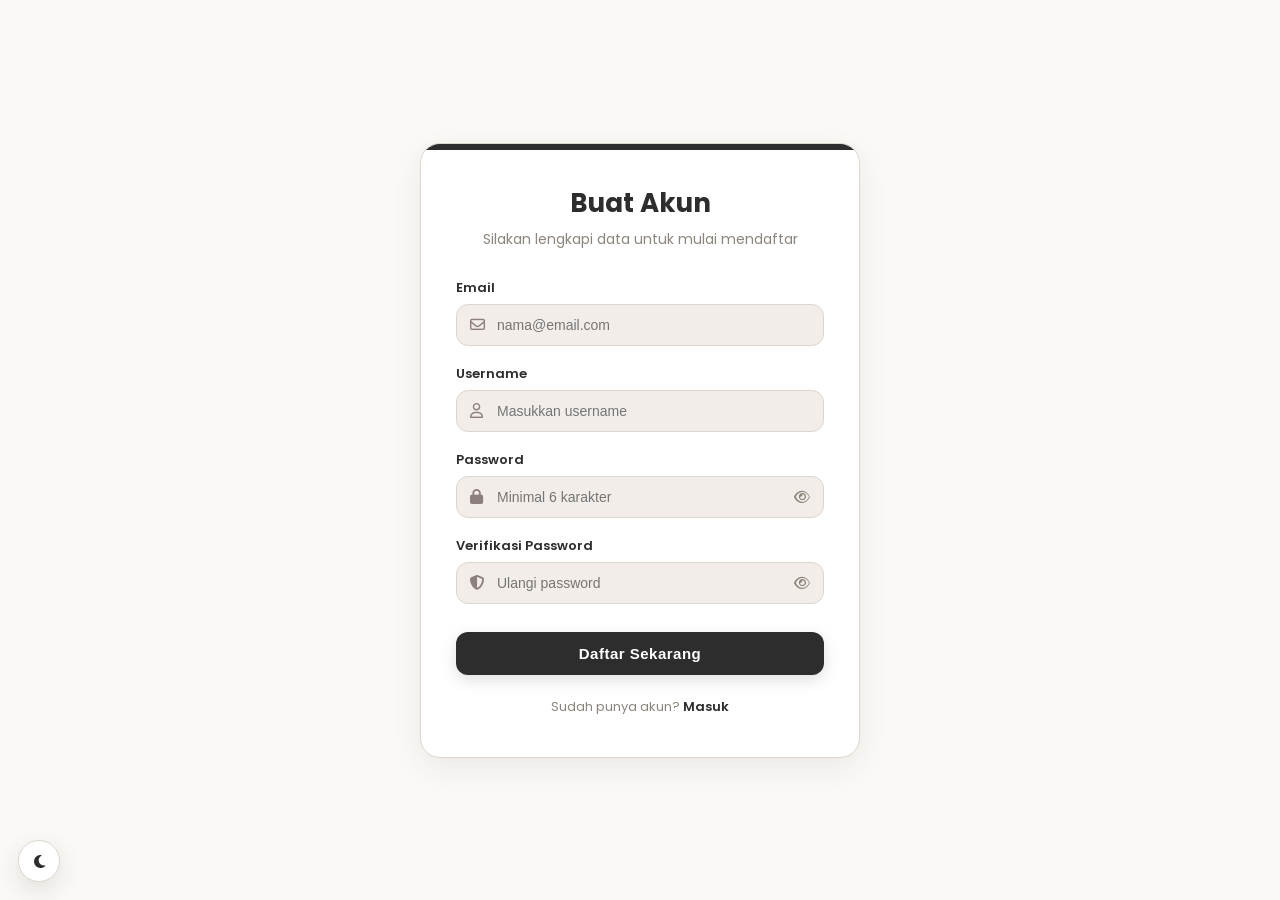
<file: frontend/register.html>
<!DOCTYPE html>
<html lang="id">

<head>
    <meta charset="UTF-8">
    <meta name="viewport" content="width=device-width, initial-scale=1.0">

    <title>Daftar Akun Baru</title>

    <!-- Google Fonts -->
    <link
        href="https://fonts.googleapis.com/css2?family=Poppins:wght@300;400;500;600;700&display=swap"
        rel="stylesheet"
    >

    <!-- font awesome -->
    <link
        rel="stylesheet"
        href="https://cdnjs.cloudflare.com/ajax/libs/font-awesome/6.4.0/css/all.min.css"
    >

    <link
        rel="stylesheet"
        href="css/global.css"
    >

    <link
        rel="stylesheet"
        href="css/auth.css"
    >


    <!-- GLOBAL THEME BOOT START -->
    <script>
        (function () {
            try {

                var theme =
                    localStorage.getItem(
                        "nekoya_theme"
                    ) ||
                    localStorage.getItem(
                        "wishlist_theme"
                    ) ||
                    "light";


                document.documentElement.dataset.theme =
                    theme === "dark"
                        ? "dark"
                        : "light";

            } catch (error) {

                document.documentElement.dataset.theme =
                    "light";
            }
        })();
    </script>
    <!-- GLOBAL THEME BOOT END -->

    <link
        rel="stylesheet"
        href="css/theme.css"
    >
</head>

<body>

    <div class="container">

        <div class="header">
            <h1>Buat Akun</h1>
            <p>Silakan lengkapi data untuk mulai mendaftar</p>
        </div>

        <form id="registerForm">

            <!-- EMAIL -->
            <div class="form-group">

                <label for="email">
                    Email
                </label>

                <div class="input-wrapper">

                    <i class="fa-regular fa-envelope icon-prefix"></i>

                    <input
                        type="email"
                        id="email"
                        name="email"
                        placeholder="nama@email.com"
                    >

                </div>

                <div
                    class="error-message"
                    id="emailError"
                >
                    Format email tidak valid.
                </div>

            </div>


            <!-- USERNAME -->
            <div class="form-group">

                <label for="username">
                    Username
                </label>

                <div class="input-wrapper">

                    <i class="fa-regular fa-user icon-prefix"></i>

                    <input
                        type="text"
                        id="username"
                        name="username"
                        placeholder="Masukkan username"
                    >

                </div>

                <div
                    class="error-message"
                    id="usernameError"
                >
                    Username minimal 4 karakter.
                </div>

            </div>


            <!-- PASSWORD -->
            <div class="form-group">

                <label for="password">
                    Password
                </label>

                <div class="input-wrapper">

                    <i class="fa-solid fa-lock icon-prefix"></i>

                    <input
                        type="password"
                        id="password"
                        name="password"
                        placeholder="Minimal 6 karakter"
                    >

                    <i
                        class="fa-regular fa-eye toggle-password"
                        onclick="toggleVisibility('password', this)"
                    ></i>

                </div>

                <div
                    class="error-message"
                    id="passwordError"
                >
                    Password minimal 6 karakter.
                </div>

            </div>


            <!-- CONFIRM PASSWORD -->
            <div class="form-group">

                <label for="confirmPassword">
                    Verifikasi Password
                </label>

                <div class="input-wrapper">

                    <i class="fa-solid fa-shield-halved icon-prefix"></i>

                    <input
                        type="password"
                        id="confirmPassword"
                        name="confirmPassword"
                        placeholder="Ulangi password"
                    >

                    <i
                        class="fa-regular fa-eye toggle-password"
                        onclick="toggleVisibility('confirmPassword', this)"
                    ></i>

                </div>

                <div
                    class="error-message"
                    id="confirmError"
                >
                    Password tidak cocok!
                </div>

            </div>


            <!-- BUTTON -->
            <button
                type="submit"
                class="btn-submit"
            >
                Daftar Sekarang
            </button>

        </form>
        <div class="footer">

            Sudah punya akun?

            <a href="login.html">
                Masuk
            </a>

        </div>
    </div>
    <script src="js/api.js"></script>
    <script src="js/register.js"></script>

    <script src="js/theme.js"></script>
</body>

</html>
</file>
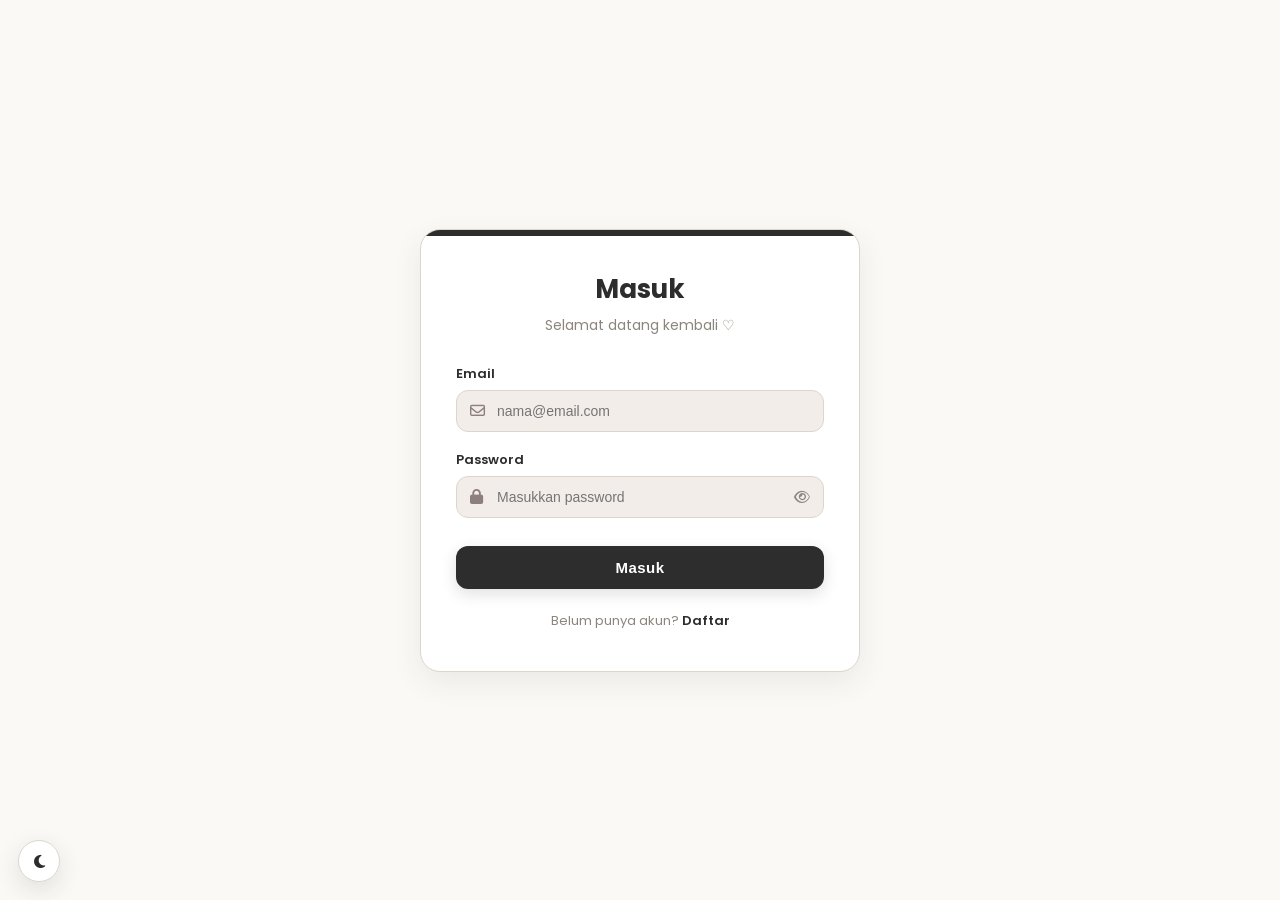
<file: frontend/wishlist.html>
<!DOCTYPE html>
<html lang="id">
<head>
    <meta charset="UTF-8">
    <meta name="viewport" content="width=device-width, initial-scale=1.0">

    <title>My Wishlist — Cepat Terwujud Ya!</title>

    <!-- Google Fonts -->
    <link href="https://fonts.googleapis.com/css2?family=Quicksand:wght@400;500;600;700&display=swap" rel="stylesheet">

    <!-- Font Awesome -->
    <link rel="stylesheet"
          href="https://cdnjs.cloudflare.com/ajax/libs/font-awesome/6.4.0/css/all.min.css">


    <style>

        /* =========================================
           COLOR PALETTE
        ========================================= */

        :root {

            --bg-main: #FAF9F6;
            --bg-soft: #F2EDE9;

            --card: #FFFFFF;

            --dark: #2D2D2D;
            --dark-hover: #454545;

            --soft-brown: #8E7F7F;

            --muted: #8C857B;

            --border: #DCD6CD;

            --danger: #C96B6B;

            --shadow:
                0 12px 35px rgba(45,45,45,0.07);

            --shadow-hover:
                0 18px 40px rgba(45,45,45,0.12);
        }



        /* =========================================
           RESET
        ========================================= */

        * {

            margin: 0;
            padding: 0;

            box-sizing: border-box;

            font-family: 'Quicksand', sans-serif;

        }



        /* =========================================
           BODY
        ========================================= */

        body {

            background:
                linear-gradient(
                    135deg,
                    #FAF9F6 0%,
                    #F2EDE9 100%
                );

            min-height: 100vh;

            padding: 35px 20px 60px;

            color: var(--dark);

        }



        /* =========================================
           CONTAINER
        ========================================= */

        .container {

            width: 100%;

            max-width: 900px;

            margin: auto;

        }



        /* =========================================
           HEADER
        ========================================= */

        header {

            background: rgba(255,255,255,0.95);

            border: 1px solid var(--border);

            border-radius: 24px;

            padding: 25px 28px;

            display: flex;

            justify-content: space-between;

            align-items: center;

            gap: 20px;

            margin-bottom: 24px;

            box-shadow: var(--shadow);

        }



        .header-title h1 {

            font-size: 30px;

            font-weight: 700;

            color: var(--dark);

            letter-spacing: 0.2px;

        }



        .header-title p {

            font-size: 13px;

            color: var(--muted);

            margin-top: 4px;

        }



        /* =========================================
           BACK TO FOLDER
        ========================================= */

        .back-folder {

            display: inline-flex;

            align-items: center;

            gap: 6px;

            margin-bottom: 12px;

            color: var(--muted);

            text-decoration: none;

            font-size: 11px;

            font-weight: 600;

            transition: .2s;

        }


        .back-folder:hover {

            color: var(--dark);

            transform: translateX(-2px);

        }



        /* =========================================
           ADD BUTTON
        ========================================= */

        .btn-add {

            background: var(--dark);

            color: white;

            border: none;

            padding: 11px 18px;

            border-radius: 14px;

            font-size: 13px;

            font-weight: 600;

            cursor: pointer;

            display: flex;

            align-items: center;

            gap: 7px;

            transition: all .3s ease;

            box-shadow:
                0 6px 15px rgba(45,45,45,.12);

        }


        .btn-add:hover {

            background: var(--dark-hover);

            transform: translateY(-2px);

            box-shadow:
                0 9px 20px rgba(45,45,45,.18);

        }



        /* =========================================
           WISHLIST LIST
        ========================================= */

        .wishlist-grid {

            display: flex;

            flex-direction: column;

            gap: 15px;

        }



        /* =========================================
           WISHLIST CARD
        ========================================= */

        .wish-card {

            background: var(--card);

            border: 1px solid var(--border);

            border-radius: 20px;

            padding: 20px 22px;

            box-shadow: var(--shadow);

            display: flex;

            align-items: center;

            gap: 18px;

            transition: all .3s ease;

            position: relative;

        }


        .wish-card:hover {

            transform: translateY(-3px);

            box-shadow: var(--shadow-hover);

        }



        /* =========================================
           TAG
        ========================================= */

        .wish-tag {

            background: var(--bg-soft);

            color: var(--soft-brown);

            border: 1px solid #E7DFD8;

            padding: 7px 12px;

            border-radius: 30px;

            font-size: 10px;

            font-weight: 600;

            white-space: nowrap;

            order: 1;

        }



        /* =========================================
           CONTENT
        ========================================= */

        .wish-content {

            flex: 1;

            min-width: 0;

        }


        .wish-name {

            font-size: 18px;

            font-weight: 700;

            color: var(--dark);

            margin-bottom: 3px;

            word-break: break-word;

        }


        .wish-price {

            font-size: 12px;

            color: var(--muted);

            font-weight: 500;

        }



        /* =========================================
           ACTIONS
        ========================================= */

        .wish-actions {

            display: flex;

            align-items: center;

            gap: 7px;

            border: none;

            padding: 0;

            margin: 0;

            order: 3;

            flex-shrink: 0;

        }


        .btn-action {

            border: none;

            cursor: pointer;

            font-size: 11px;

            font-weight: 600;

            display: flex;

            align-items: center;

            gap: 5px;

            transition: all .25s ease;

        }



        /* =========================================
           CHECK BUTTON
        ========================================= */

        .btn-check {

            background: var(--bg-soft);

            color: var(--dark);

            padding: 9px 13px;

            border-radius: 12px;

        }


        .btn-check:hover {

            background: var(--dark);

            color: white;

            transform: translateY(-1px);

        }



        /* =========================================
           THREE DOT
        ========================================= */

        .wish-menu-btn {

            width: 34px;

            height: 34px;

            border: none;

            background: transparent;

            color: #AAA;

            border-radius: 50%;

            cursor: pointer;

            transition: all .2s ease;

        }


        .wish-menu-btn:hover {

            background: var(--bg-soft);

            color: var(--dark);

        }



        /* =========================================
           DROPDOWN MENU
        ========================================= */

        .wish-menu {

            position: absolute;

            right: 18px;

            top: 62px;

            width: 130px;

            background: white;

            border: 1px solid var(--border);

            border-radius: 12px;

            padding: 6px;

            box-shadow:
                0 12px 30px rgba(0,0,0,.10);

            z-index: 20;

            display: none;

        }


        .wish-menu.active {

            display: block;

        }


        .wish-menu-item {

            width: 100%;

            border: none;

            background: transparent;

            padding: 10px 11px;

            border-radius: 8px;

            text-align: left;

            font-size: 11px;

            color: var(--dark);

            cursor: pointer;

            display: flex;

            align-items: center;

            gap: 8px;

        }


        .wish-menu-item:hover {

            background: var(--bg-soft);

        }


        .wish-menu-item.delete {

            color: var(--danger);

        }


        .wish-menu-item.delete:hover {

            background: #F7E8E8;

        }



        /* =========================================
           COMPLETED
        ========================================= */

        .wish-card.completed {

            background: #F7F5F2;

            opacity: .65;

        }


        .wish-card.completed .wish-name {

            text-decoration: line-through;

            color: var(--muted);

        }


        .wish-card.completed .btn-check {

            background: var(--dark);

            color: white;

        }



        /* =========================================
           EMPTY STATE
        ========================================= */

        .empty-state {

            background: rgba(255,255,255,.8);

            border: 1px dashed var(--border);

            border-radius: 20px;

            padding: 60px 20px;

            text-align: center;

            display: none;

        }


        .empty-state i {

            font-size: 34px;

            color: var(--muted);

            margin-bottom: 13px;

        }


        .empty-state h3 {

            font-size: 20px;

            margin-bottom: 5px;

        }


        .empty-state p {

            font-size: 11px;

            color: var(--muted);

        }



        /* =========================================
           MODAL
        ========================================= */

        .modal-overlay {

            position: fixed;

            inset: 0;

            background: rgba(45,45,45,.35);

            backdrop-filter: blur(5px);

            display: none;

            align-items: center;

            justify-content: center;

            z-index: 100;

            padding: 20px;

        }


        .modal-overlay.active {

            display: flex;

        }


        .modal {

            background: white;

            width: 100%;

            max-width: 400px;

            padding: 30px;

            border-radius: 24px;

            border: 1px solid var(--border);

            box-shadow:
                0 20px 50px rgba(45,45,45,.15);

            animation: modalShow .25s ease;

        }


        @keyframes modalShow {

            from {

                opacity: 0;

                transform:
                    translateY(10px)
                    scale(.98);

            }

            to {

                opacity: 1;

                transform:
                    translateY(0)
                    scale(1);

            }

        }


        .modal h2 {

            font-size: 23px;

            color: var(--dark);

            margin-bottom: 22px;

            text-align: center;

        }



        /* =========================================
           INPUT
        ========================================= */

        .modal-input-group {

            margin-bottom: 15px;

        }


        .modal-input-group label {

            display: block;

            font-size: 12px;

            font-weight: 600;

            color: var(--dark);

            margin-bottom: 6px;

        }


        .modal-input-group input {

            width: 100%;

            padding: 11px 13px;

            border-radius: 12px;

            border: 1.5px solid var(--border);

            background: var(--bg-soft);

            outline: none;

            font-size: 13px;

            color: var(--dark);

            transition: .25s;

        }


        .modal-input-group input:focus {

            background: white;

            border-color: var(--soft-brown);

            box-shadow:
                0 0 0 4px rgba(142,127,127,.10);

        }



        /* =========================================
           MODAL BUTTONS
        ========================================= */

        .modal-buttons {

            display: flex;

            gap: 10px;

            margin-top: 22px;

        }


        .btn-cancel,
        .btn-save {

            flex: 1;

            padding: 11px;

            border-radius: 12px;

            border: none;

            cursor: pointer;

            font-size: 13px;

            font-weight: 600;

            transition: .25s;

        }


        .btn-cancel {

            background: var(--bg-soft);

            color: var(--dark);

        }


        .btn-cancel:hover {

            background: #E7DFD8;

        }


        .btn-save {

            background: var(--dark);

            color: white;

        }


        .btn-save:hover {

            background: var(--dark-hover);

            transform: translateY(-1px);

        }



        /* =========================================
           RESPONSIVE
        ========================================= */

        @media (max-width: 600px) {

            body {

                padding: 20px 15px;

            }


            header {

                padding: 20px;

                align-items: flex-start;

                flex-direction: column;

            }


            .btn-add {

                width: 100%;

                justify-content: center;

            }


            .wish-card {

                flex-wrap: wrap;

                padding: 18px;

            }


            .wish-content {

                order: 2;

                width: 100%;

            }


            .wish-tag {

                order: 1;

            }


            .wish-actions {

                order: 3;

                width: 100%;

                justify-content: flex-end;

                border-top: 1px solid #EEE8E2;

                padding-top: 12px;

            }

        }

    
        /* Dropdown layering only */
        .wish-card.menu-open {
            z-index: 1000;
        }

        .wish-card.menu-open .wish-menu {
            z-index: 1001;
        }


        /* =====================================================
           SIMPLE NOTES WISHLIST START
        ===================================================== */


        /* ==========================================
           PAGE
        ========================================== */

        body {
            padding:
                30px 20px 60px;

            background:
                var(--bg-main);
        }


        .container {
            max-width:
                760px;
        }


        /* ==========================================
           SIMPLE HEADER
        ========================================== */

        header {
            background:
                transparent;

            border:
                none;

            border-radius:
                0;

            box-shadow:
                none;

            padding:
                8px 0 22px;

            margin-bottom:
                14px;
        }


        .header-title h1 {
            font-size:
                34px;

            line-height:
                1.15;
        }


        .header-title p {
            margin-top:
                6px;
        }


        .back-folder {
            margin-bottom:
                24px;
        }


        .btn-add {
            padding:
                10px 15px;

            border-radius:
                999px;

            box-shadow:
                none;
        }


        /* ==========================================
           LIST
        ========================================== */

        .wishlist-grid {
            width:
                100%;

            display:
                flex;

            flex-direction:
                column;

            gap:
                9px;
        }


        /* ==========================================
           COMPACT CARD
        ========================================== */

        .wish-card {
            width:
                100%;

            min-height:
                0;

            background:
                var(--card);

            border:
                1px solid
                var(--border);

            border-radius:
                17px;

            padding:
                13px 13px;

            box-shadow:
                0 3px 13px
                rgba(45,45,45,.035);

            display:
                grid;

            grid-template-columns:
                34px minmax(0,1fr) 32px;

            align-items:
                center;

            gap:
                10px;

            position:
                relative;

            transition:
                border-color .2s ease,
                background .2s ease;
        }


        .wish-card:hover {
            transform:
                none;

            box-shadow:
                0 4px 16px
                rgba(45,45,45,.055);

            border-color:
                #CCC4BB;
        }


        /* ==========================================
           CHECKBOX
        ========================================== */

        .wish-check {
            width:
                30px;

            height:
                30px;

            min-width:
                30px;

            border:
                2px solid
                #BDB6AE;

            border-radius:
                50%;

            background:
                transparent;

            color:
                white;

            display:
                inline-flex;

            align-items:
                center;

            justify-content:
                center;

            cursor:
                pointer;

            padding:
                0;

            transition:
                all .18s ease;
        }


        .wish-check:hover {
            border-color:
                var(--dark);

            transform:
                scale(1.04);
        }


        .wish-check i {
            font-size:
                12px;
        }


        .wish-card.completed .wish-check {
            background:
                var(--dark);

            border-color:
                var(--dark);
        }


        /* ==========================================
           CONTENT
        ========================================== */

        .wish-content {
            min-width:
                0;

            width:
                auto;
        }


        .wish-name {
            margin:
                0;

            color:
                var(--dark);

            font-size:
                16px;

            line-height:
                1.4;

            font-weight:
                650;

            word-break:
                break-word;

            transition:
                color .2s ease;
        }


        /* ==========================================
           OPTIONAL META
        ========================================== */

        .wish-meta {
            display:
                flex;

            align-items:
                center;

            flex-wrap:
                wrap;

            gap:
                7px 11px;

            margin-top:
                4px;
        }


        .wish-price {
            color:
                var(--muted);

            font-size:
                11px;

            font-weight:
                500;
        }


        .wish-product-link {
            display:
                inline-flex;

            align-items:
                center;

            gap:
                5px;

            color:
                var(--soft-brown);

            font-size:
                11px;

            font-weight:
                600;

            text-decoration:
                none;
        }


        .wish-product-link:hover {
            color:
                var(--dark);

            text-decoration:
                underline;

            text-underline-offset:
                3px;
        }


        .wish-product-link i {
            font-size:
                9px;
        }


        /* ==========================================
           REMOVE OLD VISUALS
        ========================================== */

        .wish-tag {
            display:
                none !important;
        }


        .wish-actions {
            width:
                auto;

            padding:
                0;

            margin:
                0;

            border:
                none;

            display:
                flex;

            justify-content:
                flex-end;

            order:
                initial;
        }


        .btn-action.btn-check {
            display:
                none !important;
        }


        /* ==========================================
           THREE DOT
        ========================================== */

        .wish-menu-btn {
            width:
                30px;

            height:
                30px;

            flex-shrink:
                0;
        }


        .wish-menu {
            top:
                calc(100% - 4px);

            right:
                8px;
        }


        /* ==========================================
           COMPLETED
        ========================================== */

        .wish-card.completed {
            background:
                #F8F7F5;

            opacity:
                1;
        }


        .wish-card.completed .wish-name {
            color:
                var(--muted);

            text-decoration:
                line-through;

            text-decoration-thickness:
                1.5px;

            text-decoration-color:
                #A39B92;
        }


        .wish-card.completed .wish-meta {
            opacity:
                .6;
        }


        /* ==========================================
           EMPTY
        ========================================== */

        .empty-state {
            padding:
                38px 20px;

            border-radius:
                17px;
        }


        /* ==========================================
           MOBILE
        ========================================== */

        @media (max-width: 600px) {

            body {
                padding:
                    20px 15px 45px;
            }


            .container {
                max-width:
                    none;
            }


            .back-folder {
                margin-bottom:
                    21px;
            }


            header {
                padding:
                    4px 0 19px;

                margin-bottom:
                    10px;

                display:
                    flex;

                flex-direction:
                    row;

                align-items:
                    flex-end;

                justify-content:
                    space-between;

                gap:
                    14px;
            }


            .header-title {
                min-width:
                    0;

                flex:
                    1;
            }


            .header-title h1 {
                font-size:
                    31px;

                line-height:
                    1.1;
            }


            .header-title p {
                font-size:
                    11px;
            }


            .btn-add {
                width:
                    auto;

                min-width:
                    42px;

                flex-shrink:
                    0;

                justify-content:
                    center;

                padding:
                    11px 13px;
            }


            .wishlist-grid {
                gap:
                    8px;
            }


            .wish-card {
                grid-template-columns:
                    32px minmax(0,1fr) 28px;

                gap:
                    9px;

                padding:
                    12px 12px;

                border-radius:
                    16px;
            }


            .wish-check {
                width:
                    28px;

                height:
                    28px;

                min-width:
                    28px;
            }


            .wish-name {
                font-size:
                    15px;
            }


            .wish-meta {
                margin-top:
                    3px;

                gap:
                    5px 10px;
            }


            .wish-price,
            .wish-product-link {
                font-size:
                    10px;
            }


            .wish-actions {
                width:
                    auto;

                padding:
                    0;

                border:
                    none;
            }

        }


        /* SIMPLE NOTES WISHLIST END */

        /* =====================================================
           WISHLIST MOBILE ALIGN FIX START
        ===================================================== */

        @media (max-width: 600px) {

            body {
                padding:
                    18px 10px 45px !important;
            }


            .container {
                width:
                    100% !important;

                max-width:
                    none !important;

                margin:
                    0 !important;
            }


            header {
                width:
                    100% !important;

                margin-left:
                    0 !important;

                margin-right:
                    0 !important;

                padding-left:
                    2px !important;

                padding-right:
                    2px !important;
            }


            .wishlist-grid {
                width:
                    100% !important;
            }


            .wish-card {
                width:
                    100% !important;

                grid-template-columns:
                    26px minmax(0, 1fr) 24px !important;

                column-gap:
                    6px !important;

                padding:
                    11px 9px !important;
            }


            .wish-check {
                width:
                    25px !important;

                height:
                    25px !important;

                min-width:
                    25px !important;
            }


            .wish-content {
                margin:
                    0 !important;

                padding:
                    0 !important;

                min-width:
                    0 !important;
            }


            .wish-name {
                margin:
                    0 !important;

                padding:
                    0 !important;

                text-align:
                    left !important;

                font-size:
                    15px !important;
            }


            .wish-meta {
                margin-top:
                    3px !important;

                margin-left:
                    0 !important;

                padding-left:
                    0 !important;
            }


            .wish-menu-btn {
                width:
                    24px !important;

                height:
                    28px !important;
            }

        }

        /* WISHLIST MOBILE ALIGN FIX END */

        /* =====================================================
           WISHLIST MOBILE GRID ORDER FIX START
        ===================================================== */

        @media (max-width: 600px) {

            .wish-card {
                display: grid !important;

                grid-template-columns:
                    28px
                    minmax(0, 1fr)
                    28px !important;

                grid-template-rows:
                    auto !important;

                column-gap:
                    8px !important;

                row-gap:
                    0 !important;

                align-items:
                    center !important;

                padding:
                    12px 13px !important;

                min-height:
                    0 !important;
            }


            /*
               CHECKLIST = KOLOM KIRI
            */

            .wish-check {
                grid-column:
                    1 !important;

                grid-row:
                    1 !important;

                order:
                    0 !important;

                justify-self:
                    start !important;

                align-self:
                    center !important;

                margin:
                    0 !important;
            }


            /*
               TEKS = KOLOM TENGAH
            */

            .wish-content {
                grid-column:
                    2 !important;

                grid-row:
                    1 !important;

                order:
                    0 !important;

                width:
                    100% !important;

                min-width:
                    0 !important;

                margin:
                    0 !important;

                padding:
                    0 !important;

                justify-self:
                    stretch !important;

                align-self:
                    center !important;
            }


            .wish-name {
                width:
                    100% !important;

                margin:
                    0 !important;

                padding:
                    0 !important;

                text-align:
                    left !important;

                word-break:
                    normal !important;

                overflow-wrap:
                    anywhere !important;

                font-size:
                    15px !important;

                line-height:
                    1.35 !important;
            }


            .wish-meta {
                width:
                    100% !important;

                margin:
                    3px 0 0 !important;

                padding:
                    0 !important;

                justify-content:
                    flex-start !important;
            }


            /*
               TITIK TIGA = KOLOM KANAN
            */

            .wish-actions {
                grid-column:
                    3 !important;

                grid-row:
                    1 !important;

                order:
                    0 !important;

                width:
                    28px !important;

                margin:
                    0 !important;

                padding:
                    0 !important;

                border:
                    none !important;

                justify-self:
                    end !important;

                align-self:
                    center !important;
            }


            .wish-menu-btn {
                width:
                    28px !important;

                height:
                    28px !important;

                margin:
                    0 !important;
            }

        }

        /* WISHLIST MOBILE GRID ORDER FIX END */

        
</style>


    <!-- GLOBAL THEME BOOT START -->
    <script>
        (function () {
            try {

                var theme =
                    localStorage.getItem(
                        "nekoya_theme"
                    ) ||
                    localStorage.getItem(
                        "wishlist_theme"
                    ) ||
                    "light";


                document.documentElement.dataset.theme =
                    theme === "dark"
                        ? "dark"
                        : "light";

            } catch (error) {

                document.documentElement.dataset.theme =
                    "light";
            }
        })();
    </script>
    <!-- GLOBAL THEME BOOT END -->

    <link
        rel="stylesheet"
        href="css/theme.css"
    >
</head>


<body>


<div class="container">


    <!-- =========================================
         BACK BUTTON
    ========================================= -->

    <a href="folders.html" class="back-folder">

        <i class="fa-solid fa-arrow-left"></i>

        Kembali ke Folders

    </a>



    <!-- =========================================
         HEADER
    ========================================= -->

    <header>

        <div class="header-title">

            <h1>My Wishlist 𖹭 ֶָ֢</h1>

            <p>
                cepat terwujud ya! ⋆.˚ 𓆉 𓆝
            </p>

        </div>


        <button
            class="btn-add"
            onclick="openModal()"
        >

            <i class="fa-solid fa-plus"></i>

            Tambah Impian

        </button>

    </header>



    <!-- =========================================
         WISHLIST
    ========================================= -->

    <div
        class="wishlist-grid"
        id="wishlistGrid"
    >
    </div>


    <!-- EMPTY STATE -->

    <div
        class="empty-state"
        id="emptyState"
    >

        <i class="fa-regular fa-heart"></i>

        <h3>
            Belum ada wishlist ♡
        </h3>

        <p>
            Tambahkan impian pertamamu di folder ini.
        </p>

    </div>


</div>



<!-- =========================================
     MODAL TAMBAH / EDIT
========================================= -->

<div
    class="modal-overlay"
    id="modalOverlay"
>

    <div class="modal">

        <h2 id="modalTitle">
            Tambah Wishlist 𖹭 ֶָ֢
        </h2>


        <div class="modal-input-group">

            <label>
                Nama Barang / Impian
            </label>

            <input
                type="text"
                id="itemName"
                placeholder="contoh: Jam Tangan Silver"
            >

        </div>


        <div class="modal-input-group">

            <label>
                Estimasi Harga
            </label>

            <input
                type="text"
                id="itemPrice"
                placeholder="contoh: Rp 1.500.000"
            >

        </div>


        <div class="modal-input-group">

            <label>
                Kategori / Tag
            </label>

            <input
                type="text"
                id="itemTag"
                placeholder="contoh: Target Akhir Tahun"
            >

        </div>


        <div class="modal-input-group">

            <label>
                Link Produk (opsional)
            </label>

            <input
                type="url"
                id="itemProductUrl"
                placeholder="contoh: https://shopee.co.id/..."
            >

        </div>


        <div class="modal-buttons">

            <button
                class="btn-cancel"
                onclick="closeModal()"
            >

                Batal

            </button>


            <button
                class="btn-save"
                onclick="saveWishlistItem()"
            >

                Simpan

            </button>

        </div>

    </div>

</div>






    <script src="js/api.js"></script>
    <script src="js/auth-guard.js"></script>
    <script src="js/wishlist-private.js"></script>

    <script src="js/theme.js"></script>
</body>
</html>
</file>
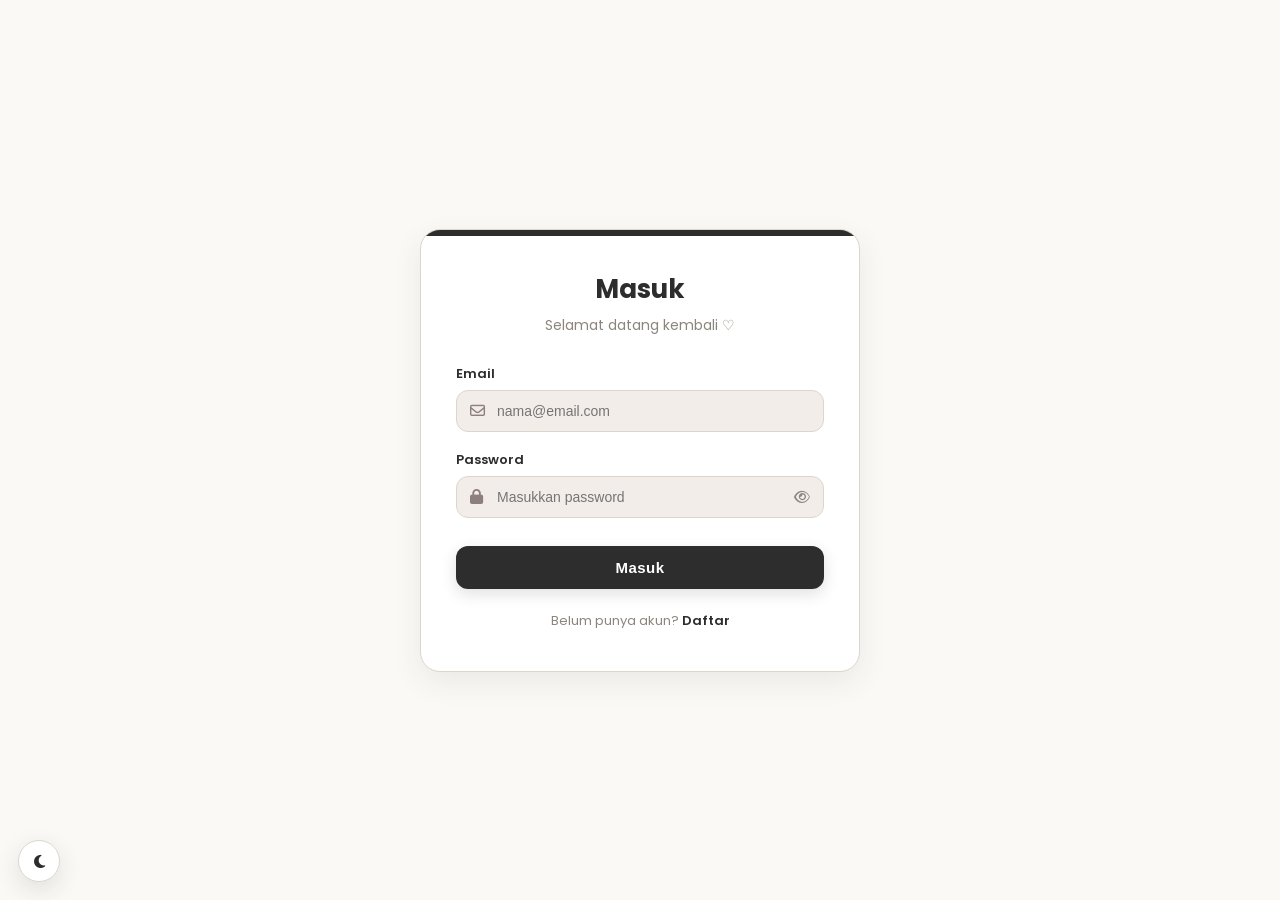
<file: frontend/wishlistbareng.html>
<!DOCTYPE html>
<html lang="id">
<head>
    <meta charset="UTF-8">
    <meta name="viewport" content="width=device-width, initial-scale=1.0">

    <title>Wishlist Bareng â€” Wishlist</title>

    <!-- Google Fonts -->
    <link
        href="https://fonts.googleapis.com/css2?family=Quicksand:wght@400;500;600;700&display=swap"
        rel="stylesheet"
    >

    <!-- Font Awesome -->
    <link
        rel="stylesheet"
        href="https://cdnjs.cloudflare.com/ajax/libs/font-awesome/6.4.0/css/all.min.css"
    >

    <style>

        /* =====================================================
           COLOR PALETTE
        ===================================================== */

        :root {
            --bg-color: #FAF9F6;
            --card-bg: #FFFFFF;

            --dark-primary: #2D2D2D;
            --dark-hover: #454545;

            --beige: #F2EDE9;
            --beige-dark: #E4DDD5;

            --border-color: #DCD6CD;

            --text-dark: #2D2D2D;
            --text-muted: #8C857B;

            --danger: #B96A6A;
            --success: #718A6A;

            --shadow-subtle:
                0 10px 30px rgba(45,45,45,0.06);

            --shadow-hover:
                0 15px 35px rgba(45,45,45,0.10);
        }


        /* =====================================================
           RESET
        ===================================================== */

        * {
            margin: 0;
            padding: 0;
            box-sizing: border-box;
            font-family: 'Quicksand', sans-serif;
        }


        body {
            background: var(--bg-color);
            min-height: 100vh;
            padding: 30px 20px 70px;
            color: var(--text-dark);
        }


        button,
        input,
        textarea {
            font-family: 'Quicksand', sans-serif;
        }


        /* =====================================================
           CONTAINER
        ===================================================== */

        .container {
            width: 100%;
            max-width: 880px;
            margin: 0 auto;
        }


        /* =====================================================
           TOP NAV
        ===================================================== */

        .top-nav {
            display: flex;
            align-items: center;
            justify-content: space-between;
            margin-bottom: 18px;
        }


        .back-btn {
            border: none;
            background: white;

            border: 1px solid var(--border-color);

            padding: 9px 15px;

            border-radius: 25px;

            color: var(--text-dark);

            font-size: 11px;
            font-weight: 600;

            cursor: pointer;

            display: flex;
            align-items: center;
            gap: 8px;

            transition: 0.25s;
        }


        .back-btn:hover {
            background: var(--beige);

            transform: translateX(-2px);
        }


        .shared-label {
            font-size: 10px;

            color: var(--text-muted);

            display: flex;
            align-items: center;
            gap: 6px;
        }


        /* =====================================================
           HEADER
        ===================================================== */

        header {
            background: var(--card-bg);

            padding: 30px 35px;

            border-radius: 20px;

            border: 1px solid var(--border-color);

            box-shadow: var(--shadow-subtle);

            margin-bottom: 25px;
        }


        .header-top {
            display: flex;

            justify-content: space-between;

            align-items: flex-start;

            gap: 20px;
        }


        .header-info {
            min-width: 0;
        }


        .folder-title {
            display: flex;
            align-items: center;
            gap: 12px;
        }


        .folder-title-icon {
            width: 48px;
            height: 48px;

            border-radius: 14px;

            background: var(--beige);

            display: flex;
            align-items: center;
            justify-content: center;

            flex-shrink: 0;
        }


        .folder-title-icon i {
            font-size: 19px;
        }


        .folder-title h1 {
            font-size: 34px;

            line-height: 1.1;

            font-weight: 700;
        }


        .folder-description {
            font-size: 11px;

            color: var(--text-muted);

            margin-top: 10px;

            line-height: 1.6;

            max-width: 600px;
        }


        .btn-add {
            border: none;

            background: var(--dark-primary);

            color: white;

            padding: 12px 20px;

            border-radius: 30px;

            font-size: 12px;

            font-weight: 600;

            cursor: pointer;

            display: flex;
            align-items: center;
            gap: 8px;

            transition: all 0.3s ease;

            flex-shrink: 0;
        }


        .btn-add:hover {
            background: var(--dark-hover);

            transform: translateY(-2px);

            box-shadow:
                0 8px 20px rgba(45,45,45,0.15);
        }


        /* =====================================================
           MEMBERS
        ===================================================== */

        .members-section {
            margin-top: 23px;

            padding-top: 20px;

            border-top: 1px solid var(--border-color);
        }


        .members-title {
            font-size: 11px;

            font-weight: 700;

            color: var(--text-dark);

            margin-bottom: 10px;

            display: flex;
            align-items: center;
            gap: 7px;
        }


        .members-list {
            display: flex;

            flex-wrap: wrap;

            gap: 7px;
        }


        .member-pill {
            display: flex;

            align-items: center;

            gap: 7px;

            background: var(--beige);

            border-radius: 20px;

            padding: 6px 10px 6px 6px;

            font-size: 10px;

            color: var(--text-dark);
        }


        .member-pill-avatar {
            width: 24px;
            height: 24px;

            border-radius: 50%;

            background: var(--dark-primary);

            color: white;

            display: flex;
            align-items: center;
            justify-content: center;

            font-size: 8px;

            font-weight: 700;
        }


        /* =====================================================
           STATISTICS
        ===================================================== */

        .stats {
            display: grid;

            grid-template-columns:
                repeat(3, 1fr);

            gap: 12px;

            margin-bottom: 30px;
        }


        .stat-card {
            background: white;

            border: 1px solid var(--border-color);

            border-radius: 15px;

            padding: 17px 18px;

            box-shadow: var(--shadow-subtle);
        }


        .stat-label {
            font-size: 9px;

            color: var(--text-muted);

            margin-bottom: 5px;
        }


        .stat-value {
            font-size: 23px;

            font-weight: 700;
        }


        /* =====================================================
           SECTION HEADER
        ===================================================== */

        .section {
            margin-bottom: 35px;
        }


        .section-header {
            display: flex;

            align-items: center;

            justify-content: space-between;

            gap: 15px;

            margin-bottom: 15px;
        }


        .section-title {
            display: flex;

            align-items: center;

            gap: 9px;
        }


        .section-title h2 {
            font-size: 25px;

            font-weight: 700;
        }


        .count-badge {
            font-size: 10px;

            color: var(--text-muted);

            background: var(--beige);

            padding: 5px 10px;

            border-radius: 20px;
        }


        /* =====================================================
           WISHLIST GRID
        ===================================================== */

        .wishlist-grid {
            display: grid;

            grid-template-columns:
                repeat(2, 1fr);

            gap: 16px;
        }


        /* =====================================================
           WISHLIST CARD
        ===================================================== */

        .wishlist-card {
            background: white;

            border: 1px solid var(--border-color);

            border-radius: 17px;

            overflow: hidden;

            box-shadow: var(--shadow-subtle);

            position: relative;

            transition: 0.3s;
        }


        .wishlist-card:hover {
            transform: translateY(-3px);

            box-shadow: var(--shadow-hover);
        }


        .wishlist-card.completed {
            opacity: 0.7;
        }


        /* =====================================================
           IMAGE
        ===================================================== */

        .wishlist-image {
            width: 100%;

            height: 210px;

            background: var(--beige);

            position: relative;

            overflow: hidden;

            display: flex;

            align-items: center;

            justify-content: center;
        }


        .wishlist-image img {
            width: 100%;
            height: 100%;

            object-fit: cover;

            display: block;
        }


        .no-image {
            color: var(--text-muted);

            text-align: center;

            font-size: 11px;
        }


        .no-image i {
            display: block;

            font-size: 28px;

            margin-bottom: 7px;
        }


        /* =====================================================
           STATUS BADGE
        ===================================================== */

        .status-badge {
            position: absolute;

            top: 10px;
            left: 10px;

            padding: 6px 10px;

            border-radius: 20px;

            background: white;

            font-size: 9px;

            font-weight: 600;

            box-shadow:
                0 4px 12px rgba(0,0,0,0.08);
        }


        .status-badge.completed {
            color: var(--success);
        }


        /* =====================================================
           CARD CONTENT
        ===================================================== */

        .wishlist-content {
            padding: 17px;
        }


        .wishlist-name {
            font-size: 18px;

            font-weight: 700;

            margin-bottom: 5px;

            line-height: 1.25;
        }


        .wishlist-description {
            font-size: 10px;

            color: var(--text-muted);

            line-height: 1.5;

            min-height: 30px;

            margin-bottom: 12px;
        }


        .wishlist-bottom {
            display: flex;

            align-items: center;

            justify-content: space-between;

            gap: 10px;
        }


        .wishlist-price {
            font-size: 16px;

            font-weight: 700;
        }


        .wishlist-price.empty {
            color: var(--text-muted);

            font-size: 10px;

            font-weight: 500;
        }


        .added-by {
            font-size: 9px;

            color: var(--text-muted);

            text-align: right;
        }


        /* =====================================================
           CARD ACTIONS
        ===================================================== */

        .card-actions {
            display: flex;

            gap: 7px;

            margin-top: 13px;

            padding-top: 12px;

            border-top: 1px solid var(--border-color);
        }


        .action-btn {
            flex: 1;

            border: none;

            border-radius: 9px;

            padding: 8px;

            font-size: 9px;

            cursor: pointer;

            background: var(--beige);

            color: var(--text-dark);

            transition: 0.2s;
        }


        .action-btn:hover {
            background: var(--beige-dark);
        }


        .action-btn.delete {
            flex: 0 0 35px;

            color: var(--danger);
        }


        .action-btn.delete:hover {
            background: #F9EEEE;
        }


        /* =====================================================
           EMPTY STATE
        ===================================================== */

        .empty-state {
            text-align: center;

            padding: 65px 20px;

            background: white;

            border: 1px dashed var(--border-color);

            border-radius: 18px;
        }


        .empty-state i {
            font-size: 35px;

            color: var(--text-muted);

            margin-bottom: 12px;
        }


        .empty-state h3 {
            font-size: 23px;

            margin-bottom: 5px;
        }


        .empty-state p {
            font-size: 11px;

            color: var(--text-muted);

            margin-bottom: 18px;
        }


        .empty-state button {
            border: none;

            background: var(--dark-primary);

            color: white;

            padding: 10px 17px;

            border-radius: 20px;

            font-size: 11px;

            cursor: pointer;
        }


        /* =====================================================
           MODAL
        ===================================================== */

        .modal-overlay {
            position: fixed;

            inset: 0;

            background: rgba(45,45,45,0.35);

            backdrop-filter: blur(5px);

            display: none;

            align-items: center;

            justify-content: center;

            padding: 20px;

            z-index: 100;
        }


        .modal-overlay.active {
            display: flex;
        }


        .modal {
            background: white;

            width: 100%;

            max-width: 450px;

            max-height: 90vh;

            overflow-y: auto;

            border-radius: 20px;

            padding: 30px;

            border: 1px solid var(--border-color);

            box-shadow:
                0 20px 50px rgba(0,0,0,0.12);

            animation: modalIn 0.25s ease;
        }


        @keyframes modalIn {

            from {
                opacity: 0;

                transform:
                    translateY(10px)
                    scale(0.98);
            }

            to {
                opacity: 1;

                transform:
                    translateY(0)
                    scale(1);
            }
        }


        .modal h2 {
            font-size: 29px;

            margin-bottom: 5px;
        }


        .modal-subtitle {
            font-size: 11px;

            color: var(--text-muted);

            margin-bottom: 22px;
        }


        /* =====================================================
           INPUT
        ===================================================== */

        .input-group {
            margin-bottom: 16px;
        }


        .input-group label {
            display: block;

            font-size: 11px;

            font-weight: 600;

            margin-bottom: 6px;
        }


        .input-group input,
        .input-group textarea {
            width: 100%;

            border: 1px solid var(--border-color);

            background: #FAF8F5;

            border-radius: 10px;

            padding: 11px 13px;

            outline: none;

            font-size: 12px;

            color: var(--text-dark);

            transition: 0.2s;
        }


        .input-group textarea {
            height: 75px;

            resize: none;
        }


        .input-group input:focus,
        .input-group textarea:focus {
            background: white;

            border-color: var(--dark-primary);

            box-shadow:
                0 0 0 3px rgba(45,45,45,0.06);
        }


        /* =====================================================
           MODAL BUTTONS
        ===================================================== */

        .modal-buttons {
            display: flex;

            gap: 10px;

            margin-top: 22px;
        }


        .btn-cancel,
        .btn-save {
            flex: 1;

            padding: 11px;

            border-radius: 10px;

            border: none;

            font-size: 12px;

            font-weight: 600;

            cursor: pointer;
        }


        .btn-cancel {
            background: var(--beige);

            color: var(--text-dark);
        }


        .btn-save {
            background: var(--dark-primary);

            color: white;
        }


        .btn-save:hover {
            background: var(--dark-hover);
        }


        /* =====================================================
           DELETE MODAL
        ===================================================== */

        .delete-modal {
            text-align: center;
        }


        .delete-icon {
            width: 55px;
            height: 55px;

            margin: 0 auto 15px;

            border-radius: 50%;

            background: #F9EEEE;

            color: var(--danger);

            display: flex;

            align-items: center;

            justify-content: center;

            font-size: 20px;
        }


        .delete-modal h2 {
            margin-bottom: 8px;
        }


        .delete-modal p {
            font-size: 11px;

            line-height: 1.6;

            color: var(--text-muted);
        }


        .btn-delete-confirm {
            flex: 1;

            padding: 11px;

            border: none;

            border-radius: 10px;

            background: var(--danger);

            color: white;

            font-size: 12px;

            font-weight: 600;

            cursor: pointer;
        }


        /* =====================================================
           MOBILE
        ===================================================== */

        @media (max-width: 700px) {

            body {
                padding:
                    18px
                    14px
                    50px;
            }


            .top-nav {
                margin-bottom: 14px;
            }


            header {
                padding: 23px 20px;
            }


            .header-top {
                flex-direction: column;
            }


            .folder-title h1 {
                font-size: 28px;
            }


            .folder-title-icon {
                width: 43px;
                height: 43px;
            }


            .btn-add {
                width: 100%;

                justify-content: center;
            }


            .stats {
                grid-template-columns:
                    repeat(3, 1fr);

                gap: 8px;
            }


            .stat-card {
                padding: 13px 10px;
            }


            .stat-value {
                font-size: 19px;
            }


            .stat-label {
                font-size: 8px;
            }


            .wishlist-grid {
                grid-template-columns: 1fr;
            }


            .wishlist-image {
                height: 230px;
            }


            .modal {
                padding: 23px;
            }

        }


        @media (max-width: 400px) {

            .stats {
                grid-template-columns: 1fr;
            }

        }


        /* ACTIVITY LOG STYLE START */

        .activity-section {
            margin-top: 30px;
            padding-top: 20px;
            border-top: 1px solid var(--border-color);
        }

        .activity-header {
            display: flex;
            align-items: center;
            justify-content: space-between;
            gap: 12px;
            margin-bottom: 12px;
        }

        .activity-title {
            display: flex;
            align-items: center;
            gap: 7px;
            font-size: 11px;
            font-weight: 700;
            color: var(--text-dark);
        }

        .activity-count {
            font-size: 9px;
            color: var(--text-dark);
            opacity: 0.55;
        }

        .activity-list {
            display: grid;
            gap: 8px;
        }

        .activity-item {
            display: flex;
            align-items: flex-start;
            gap: 10px;
            padding: 10px 12px;
            background: var(--beige);
            border-radius: 12px;
        }

        .activity-avatar {
            width: 28px;
            height: 28px;
            flex-shrink: 0;

            display: flex;
            align-items: center;
            justify-content: center;

            border-radius: 50%;

            background: var(--dark-primary);
            color: white;

            font-size: 8px;
            font-weight: 700;
        }

        .activity-content {
            flex: 1;
            min-width: 0;
        }

        .activity-text {
            font-size: 10px;
            line-height: 1.5;
            color: var(--text-dark);
        }

        .activity-time {
            margin-top: 2px;

            font-size: 9px;
            color: var(--text-dark);

            opacity: 0.55;
        }

        .activity-empty {
            padding: 8px 0;

            font-size: 10px;
            color: var(--text-dark);

            opacity: 0.55;
        }

        /* ACTIVITY LOG STYLE END */


        /* =====================================================
           FINAL WISHLIST RESPONSIVE LAYOUT START
        ===================================================== */

        /*
           Card memenuhi lebar area Wishlist.
        */

        .wishlist-grid {
            display: grid !important;
            grid-template-columns: minmax(0, 1fr) !important;
            width: 100% !important;
            gap: 18px !important;
        }

        .wishlist-card {
            width: 100% !important;
            max-width: none !important;
            box-sizing: border-box !important;
        }


        /*
           DESKTOP / TABLET

           kiri   : nama + deskripsi
           tengah : harga + lihat produk
           kanan  : oleh username
           bawah  : tombol
        */

        .wishlist-content {
            display: grid !important;

            grid-template-columns:
                minmax(0, 1fr)
                minmax(180px, 240px)
                minmax(120px, 170px) !important;

            grid-template-areas:
                "name        price       added"
                "description product     added"
                "actions     actions     actions" !important;

            column-gap: 28px !important;
            row-gap: 6px !important;

            align-items: start !important;

            height: auto !important;
            min-height: 0 !important;
        }


        .wishlist-name {
            grid-area: name !important;
            min-width: 0 !important;
        }


        .wishlist-description {
            grid-area: description !important;

            min-height: 0 !important;
            height: auto !important;

            margin: 0 !important;
        }


        /*
           Harga dan "added by" sebelumnya berada
           di dalam .wishlist-bottom.
        */

        .wishlist-bottom {
            display: contents !important;
        }


        .wishlist-price {
            grid-area: price !important;

            justify-self: center !important;
            align-self: end !important;

            margin: 0 !important;

            text-align: center !important;
            white-space: nowrap;
        }


        /*
           Link Produk adalah child langsung
           dari .wishlist-content.
        */

        .wishlist-content > a[rel="noopener noreferrer"] {
            grid-area: product !important;

            justify-self: center !important;
            align-self: start !important;

            margin: 0 !important;

            white-space: nowrap;
        }


        .added-by {
            grid-area: added !important;

            justify-self: end !important;
            align-self: center !important;

            margin: 0 !important;

            text-align: right !important;
            white-space: nowrap;
        }


        .card-actions {
            grid-area: actions !important;

            width: 100% !important;

            margin-top: 12px !important;
            padding-top: 12px !important;
        }


        /* =====================================================
           MOBILE
           Tetap layout yang sama seperti desktop
        ===================================================== */

        @media (max-width: 768px) {

            .wishlist-grid {
                gap: 12px !important;
            }

            .wishlist-content {
                grid-template-columns:
                    minmax(0, 1fr)
                    minmax(82px, 100px)
                    minmax(58px, 78px) !important;

                grid-template-areas:
                    "name        price       added"
                    "description product     added"
                    "actions     actions     actions" !important;

                column-gap: 6px !important;
                row-gap: 3px !important;

                height: auto !important;
                min-height: 0 !important;
            }


            .wishlist-name {
                font-size: 15px !important;
            }


            .wishlist-description {
                min-height: 0 !important;
                height: auto !important;

                margin: 0 !important;

                font-size: 10px !important;
                line-height: 1.35 !important;
            }


            .wishlist-price {
                font-size: 9px !important;
                line-height: 1.3 !important;

                white-space: normal !important;
            }


            .wishlist-content > a[rel="noopener noreferrer"] {
                margin: 0 !important;

                font-size: 8px !important;
                line-height: 1.3 !important;

                gap: 3px !important;
            }


            .added-by {
                max-width: 78px !important;

                overflow: hidden !important;
                text-overflow: ellipsis !important;

                font-size: 8px !important;
            }


            .card-actions {
                margin-top: 8px !important;
                padding-top: 8px !important;
            }

        }

        /* FINAL WISHLIST RESPONSIVE LAYOUT END */

        /* =====================================================
           PRODUCT INFO ALIGNMENT FINAL START
        ===================================================== */

        /*
           Desktop:
           kiri   = nama/deskripsi
           tengah = harga/link, digeser lebih ke kiri
           kanan  = oleh username
        */

        @media (min-width: 769px) {

            .wishlist-content {
                grid-template-columns:
                    minmax(0, 43%)
                    minmax(0, 32%)
                    minmax(0, 1fr) !important;

                column-gap: 24px !important;
            }

            .wishlist-price {
                justify-self: start !important;
                text-align: left !important;

                margin: 0 !important;
            }

            .wishlist-content > a[rel="noopener noreferrer"] {
                justify-self: start !important;
                text-align: left !important;

                margin: 0 !important;
            }

            .added-by {
                justify-self: end !important;
                text-align: right !important;
            }
        }


        /*
           Mobile:
           tetap layout yang sama seperti desktop,
           dan harga + link tetap left aligned.
        */

        @media (max-width: 768px) {

            .wishlist-content {
                grid-template-columns:
                    minmax(0, 44%)
                    minmax(0, 31%)
                    minmax(0, 1fr) !important;

                column-gap: 5px !important;
            }

            .wishlist-price {
                justify-self: start !important;
                text-align: left !important;
            }

            .wishlist-content > a[rel="noopener noreferrer"] {
                justify-self: start !important;
                text-align: left !important;
            }

            .added-by {
                justify-self: end !important;
                text-align: right !important;
            }
        }

        /* PRODUCT INFO ALIGNMENT FINAL END */

        /* =====================================================
           NAME PRICE ALIGNMENT FIX START
        ===================================================== */

        /*
           Nama produk dan harga berada pada baseline
           yang sama di baris pertama.
        */

        .wishlist-name,
        .wishlist-price {
            align-self: baseline !important;
            margin-top: 0 !important;
            padding-top: 0 !important;
            line-height: 1.3 !important;
        }

        .wishlist-price {
            justify-self: start !important;
            text-align: left !important;
        }


        /*
           DESKTOP:
           pertahankan ukuran masing-masing,
           hanya sejajarkan posisi vertikalnya.
        */

        @media (min-width: 769px) {

            .wishlist-name,
            .wishlist-price {
                grid-row: 1 !important;
            }

            .wishlist-name {
                align-self: baseline !important;
            }

            .wishlist-price {
                align-self: baseline !important;
            }
        }


        /*
           MOBILE:
           nama produk dan harga menggunakan
           font family + ukuran teks yang sama.
        */

        @media (max-width: 768px) {

            .wishlist-name,
            .wishlist-price {
                font-family: inherit !important;
                font-size: 13px !important;

                line-height: 1.3 !important;

                align-self: baseline !important;
            }

            .wishlist-price {
                justify-self: start !important;
                text-align: left !important;

                white-space: normal !important;
            }

            .wishlist-content > a[rel="noopener noreferrer"] {
                justify-self: start !important;
                text-align: left !important;
            }
        }

        /* NAME PRICE ALIGNMENT FIX END */
</style>
</head>


<body>


<div class="container">


    <!-- =====================================================
         TOP NAV
    ====================================================== -->

    <div class="top-nav">

        <button
            class="back-btn"
            onclick="goBack()">

            <i class="fa-solid fa-arrow-left"></i>

            Kembali ke Folder

        </button>


        <div class="shared-label">

            <i class="fa-solid fa-user-group"></i>

            Shared Wishlist

        </div>

    </div>



    <!-- =====================================================
         HEADER
    ====================================================== -->

    <header>

        <div class="header-top">


            <div class="header-info">

                <div class="folder-title">

                    <div class="folder-title-icon">

                        <i class="fa-solid fa-user-group"></i>

                    </div>


                    <h1 id="folderName">
                        Wishlist Bareng
                    </h1>

                </div>


                <p
                    class="folder-description"
                    id="folderDescription">

                    Wishlist yang dibagikan bersama kamu

                </p>

            </div>



            <button
                class="btn-add"
                onclick="openWishlistModal()">

                <i class="fa-solid fa-plus"></i>

                Tambah Wishlist

            </button>

        </div>



        <!-- MEMBERS -->

        <div class="members-section">

            <div class="members-title">

                <i class="fa-solid fa-users"></i>

                Anggota Wishlist

            </div>


            <div
                class="members-list"
                id="membersList">

            </div>

        </div>

    </header>



    <!-- =====================================================
         STATISTICS
    ====================================================== -->

    <div class="stats">


        <div class="stat-card">

            <div class="stat-label">
                TOTAL WISHLIST
            </div>

            <div
                class="stat-value"
                id="totalWishlist">

                0

            </div>

        </div>



        <div class="stat-card">

            <div class="stat-label">
                SUDAH DIBELI
            </div>

            <div
                class="stat-value"
                id="completedWishlist">

                0

            </div>

        </div>



        <div class="stat-card">

            <div class="stat-label">
                TOTAL ANGGOTA
            </div>

            <div
                class="stat-value"
                id="totalMembers">

                0

            </div>

        </div>


    </div>



    <!-- =====================================================
         WISHLIST SECTION
    ====================================================== -->

    <section class="section">


        <div class="section-header">

            <div class="section-title">

                <h2>Wishlist</h2>

                <span
                    class="count-badge"
                    id="wishlistCount">

                    0 item

                </span>

            </div>

        </div>



        <!-- WISHLIST LIST -->

        <div
            class="wishlist-grid"
            id="wishlistGrid">

        </div>



        <!-- EMPTY -->

        <div
            class="empty-state"
            id="emptyWishlist">

            <i class="fa-regular fa-heart"></i>

            <h3>Belum ada wishlist</h3>

            <p>
                Tambahkan barang yang ingin kalian
                beli atau dapatkan bersama â™¡
            </p>

            <button
                onclick="openWishlistModal()">

                + Tambah Wishlist

            </button>

        </div>

        <!-- ACTIVITY LOG HTML START -->

        <section
            class="activity-section"
            id="activitySection">

            <div class="activity-header">

                <div class="activity-title">
                    <i class="fa-solid fa-clock-rotate-left"></i>
                    Aktivitas Terbaru
                </div>

                <div
                    class="activity-count"
                    id="activityCount">

                    0 aktivitas

                </div>

            </div>


            <div
                class="activity-list"
                id="activityList">

            </div>

        </section>

        <!-- ACTIVITY LOG HTML END -->



    </section>


</div>



<!-- =========================================================
     ADD / EDIT WISHLIST MODAL
========================================================= -->

<div
    class="modal-overlay"
    id="wishlistModal">


    <div class="modal">


        <h2 id="modalTitle">
            Tambah Wishlist
        </h2>


        <p class="modal-subtitle">
            Tambahkan sesuatu yang ingin kalian miliki â™¡
        </p>



        <!-- NAME -->

        <div class="input-group">

            <label>
                Nama Barang / Nama Tempat
            </label>

            <input
                type="text"
                id="itemName"
                placeholder="contoh: Tas Charles & Keith"
            >

        </div>



        <!-- DESCRIPTION -->

        <div class="input-group">

            <label>
                Deskripsi
            </label>

            <textarea
                id="itemDescription"
                placeholder="contoh: Warna hitam, ukuran medium..."
            ></textarea>

        </div>



        <!-- PRICE -->

        <div class="input-group">

            <label>
                Harga
            </label>

            <input
                type="text" inputmode="numeric"
                id="itemPrice"
                placeholder="contoh: 850000"
                min="0"
            >

        </div>



        <!-- IMAGE -->

        <div class="input-group">

            <label>
                URL Gambar
            </label>

            <input
                type="url"
                id="itemImage"
                placeholder="https://contoh.com/gambar.jpg"
            >

        </div>


        <!-- PRODUCT LINK -->

        <div class="input-group">

            <label>
                Link Produk (opsional)
            </label>

            <input
                type="url"
                id="itemProductUrl"
                placeholder="contoh: https://shopee.co.id/..."
            >

        </div>



        <!-- ADDED BY -->

        <div class="input-group">

            <label>
                Ditambahkan oleh
            </label>

            <input
                type="text"
                id="itemAddedBy"
                placeholder="contoh: Naya"
            >

        </div>



        <!-- BUTTONS -->

        <div class="modal-buttons">

            <button
                class="btn-cancel"
                onclick="closeWishlistModal()">

                Batal

            </button>


            <button
                class="btn-save"
                onclick="saveWishlist()">

                Simpan

            </button>

        </div>


    </div>

</div>



<!-- =========================================================
     DELETE MODAL
========================================================= -->

<div
    class="modal-overlay"
    id="deleteModal">


    <div class="modal delete-modal">


        <div class="delete-icon">

            <i class="fa-regular fa-trash-can"></i>

        </div>


        <h2>
            Hapus Wishlist?
        </h2>


        <p>

            Wishlist

            <strong id="deleteItemName"></strong>

            akan dihapus.

            <br>

            Tindakan ini tidak dapat dibatalkan.

        </p>



        <div class="modal-buttons">

            <button
                class="btn-cancel"
                onclick="closeDeleteModal()">

                Batal

            </button>


            <button
                class="btn-delete-confirm"
                onclick="confirmDelete()">

                Hapus

            </button>

        </div>


    </div>

</div>






    <script src="js/api.js"></script>
    <script src="js/auth-guard.js"></script>
    <script src="js/wishlist-shared.js"></script>
</body>
</html>
</file>
<file: frontend/css/theme.css>
/* ==========================================================
   NEKOYA GLOBAL THEME
========================================================== */


/* ==========================================================
   GLOBAL THEME TRANSITION
========================================================== */

html {
    color-scheme: light;
}


body,
header,
main,
section,
article,
input,
textarea,
select,
button,
.modal,
.folder-card,
.note-card,
.wish-card {
    transition:
        background-color .2s ease,
        border-color .2s ease,
        color .2s ease;
}


/* ==========================================================
   DARK VARIABLES
========================================================== */

html[data-theme="dark"] {

    color-scheme: dark;


    /* Wishlist variables */

    --bg-main: #121110;
    --bg-soft: #252220;

    --card: #1C1A19;

    --dark: #F3F0EC;
    --dark-hover: #FFFFFF;

    --soft-brown: #C4B2A8;

    --muted: #A59D95;

    --border: #3B3733;

    --danger: #E58B8B;


    /* Main app variables */

    --bg-color: #121110;

    --card-bg: #1C1A19;

    --dark-primary: #F3F0EC;

    --beige: #252220;
    --beige-dark: #302C28;

    --border-color: #3B3733;

    --text-dark: #F3F0EC;

    --text-muted: #A59D95;


    /* Auth variables */

    --bg-gradient:
        linear-gradient(
            135deg,
            #121110 0%,
            #1C1917 100%
        );

    --primary-pink: #C4B2A8;

    --primary-hover: #FFFFFF;

    --soft-pink: #252220;


    /* Shadows */

    --shadow:
        0 12px 35px
        rgba(0,0,0,.20);

    --shadow-soft:
        0 15px 35px
        rgba(0,0,0,.22);

    --shadow-subtle:
        0 8px 25px
        rgba(0,0,0,.16);

    --shadow-hover:
        0 18px 40px
        rgba(0,0,0,.30);
}


/* ==========================================================
   PAGE BACKGROUND
========================================================== */

html[data-theme="dark"] body {

    background:
        #121110 !important;

    color:
        #F3F0EC !important;
}


/* ==========================================================
   COMMON SURFACES
========================================================== */

html[data-theme="dark"] header,

html[data-theme="dark"] .welcome-card,

html[data-theme="dark"] .home-card,

html[data-theme="dark"] .auth-card,

html[data-theme="dark"] .login-card,

html[data-theme="dark"] .register-card,

html[data-theme="dark"] .profile-card,

html[data-theme="dark"] .folder-card,

html[data-theme="dark"] .note-card,

html[data-theme="dark"] .wish-card,

html[data-theme="dark"] .modal,

html[data-theme="dark"] .folder-menu,

html[data-theme="dark"] .wish-menu,

html[data-theme="dark"] .profile-menu,

html[data-theme="dark"] .dropdown-menu,

html[data-theme="dark"] .empty-state,

html[data-theme="dark"] .members-section {

    background:
        #1C1A19 !important;

    border-color:
        #3B3733 !important;

    color:
        #F3F0EC !important;
}


/* ==========================================================
   TEXT
========================================================== */

html[data-theme="dark"] h1,

html[data-theme="dark"] h2,

html[data-theme="dark"] h3,

html[data-theme="dark"] h4,

html[data-theme="dark"] .username,

html[data-theme="dark"] .folder-name,

html[data-theme="dark"] .note-title,

html[data-theme="dark"] .wish-name,

html[data-theme="dark"] .modal-title,

html[data-theme="dark"] label {

    color:
        #F3F0EC !important;
}


html[data-theme="dark"] .text-muted,

html[data-theme="dark"] .welcome-small,

html[data-theme="dark"] .folder-description,

html[data-theme="dark"] .note-preview,

html[data-theme="dark"] .note-meta,

html[data-theme="dark"] .wish-price {

    color:
        #A59D95 !important;
}


/* ==========================================================
   INPUTS
========================================================== */

html[data-theme="dark"] input,

html[data-theme="dark"] textarea,

html[data-theme="dark"] select {

    background:
        #272421 !important;

    color:
        #F3F0EC !important;

    border-color:
        #3B3733 !important;
}


html[data-theme="dark"] input::placeholder,

html[data-theme="dark"] textarea::placeholder {

    color:
        #77716B !important;
}


html[data-theme="dark"] input:focus,

html[data-theme="dark"] textarea:focus,

html[data-theme="dark"] select:focus {

    background:
        #211F1D !important;

    border-color:
        #81766F !important;

    outline:
        none;

    box-shadow:
        0 0 0 4px
        rgba(196,178,168,.08) !important;
}


/* ==========================================================
   PRIMARY BUTTONS
========================================================== */

html[data-theme="dark"] .btn-add,

html[data-theme="dark"] .btn-save,

html[data-theme="dark"] .btn-daftar,

html[data-theme="dark"] .btn-primary,

html[data-theme="dark"] .primary-btn,

html[data-theme="dark"] .app-card {

    background:
        #F1EDE8 !important;

    color:
        #191715 !important;

    border-color:
        #F1EDE8 !important;
}


html[data-theme="dark"] .btn-add:hover,

html[data-theme="dark"] .btn-save:hover,

html[data-theme="dark"] .btn-daftar:hover,

html[data-theme="dark"] .btn-primary:hover,

html[data-theme="dark"] .primary-btn:hover,

html[data-theme="dark"] .app-card:hover {

    background:
        #FFFFFF !important;

    color:
        #171513 !important;
}


/* ==========================================================
   SECONDARY BUTTON
========================================================== */

html[data-theme="dark"] .btn-cancel,

html[data-theme="dark"] .btn-secondary,

html[data-theme="dark"] .ghost-button {

    background:
        #292623 !important;

    color:
        #F3F0EC !important;

    border-color:
        #3B3733 !important;
}


/* ==========================================================
   WISHLIST
========================================================== */

html[data-theme="dark"]
.wish-card.completed {

    background:
        #211F1D !important;
}


html[data-theme="dark"]
.wish-card.completed
.wish-name {

    color:
        #817A74 !important;

    text-decoration-color:
        #817A74 !important;
}


html[data-theme="dark"]
.wish-check {

    border-color:
        #756E68 !important;
}


html[data-theme="dark"]
.wish-card.completed
.wish-check {

    background:
        #F1EDE8 !important;

    border-color:
        #F1EDE8 !important;

    color:
        #171513 !important;
}


html[data-theme="dark"]
.wish-product-link {

    color:
        #D2BDB2 !important;
}


/* ==========================================================
   MENUS
========================================================== */

html[data-theme="dark"] .wish-menu-item,

html[data-theme="dark"] .folder-menu .menu-item,

html[data-theme="dark"] .profile-menu button {

    color:
        #F3F0EC !important;
}


html[data-theme="dark"] .wish-menu-item:hover,

html[data-theme="dark"] .folder-menu .menu-item:hover,

html[data-theme="dark"] .profile-menu button:hover {

    background:
        #2C2926 !important;
}


/* ==========================================================
   LINKS
========================================================== */

html[data-theme="dark"] a {

    color:
        inherit;
}


/* ==========================================================
   GLOBAL THEME TOGGLE
========================================================== */

.global-theme-toggle {

    position:
        fixed;

    left:
        18px;

    bottom:
        18px;

    width:
        42px;

    height:
        42px;

    padding:
        0;

    border:
        1px solid
        var(--border-color, #DCD6CD);

    border-radius:
        50%;

    background:
        var(--card-bg, #FFFFFF);

    color:
        var(--text-dark, #2D2D2D);

    display:
        flex;

    align-items:
        center;

    justify-content:
        center;

    cursor:
        pointer;

    font-size:
        15px;

    box-shadow:
        0 8px 24px
        rgba(45,45,45,.12);

    z-index:
        9998;

    transition:
        transform .2s ease,
        background .2s ease,
        color .2s ease,
        border-color .2s ease;
}


.global-theme-toggle:hover {

    transform:
        translateY(-2px);
}


html[data-theme="dark"]
.global-theme-toggle {

    background:
        #24211F;

    color:
        #F3F0EC;

    border-color:
        #413B37;

    box-shadow:
        0 8px 24px
        rgba(0,0,0,.30);
}


/* ==========================================================
   MOBILE
========================================================== */

@media (max-width: 600px) {

    .global-theme-toggle {

        width:
            39px;

        height:
            39px;

        left:
            14px;

        bottom:
            14px;

        font-size:
            14px;
    }

}
</file>
<file: frontend/css/global.css>
:root {
    --bg-main: #FAF9F6;
    --card-bg: #FFFFFF;

    --dark-primary: #2D2D2D;
    --dark-hover: #454545;

    --beige: #F2EDE9;
    --border-color: #DCD6CD;

    --text-dark: #2D2D2D;
    --text-muted: #8C857B;

    --error-color: #C96B6B;
    --success-color: #81A684;

    --shadow-subtle:
        0 10px 30px rgba(45, 45, 45, 0.08);
}

* {
    margin: 0;
    padding: 0;
    box-sizing: border-box;
}
</file>
<file: frontend/css/auth.css>
body {
    background: var(--bg-main);

    min-height: 100vh;

    display: flex;
    align-items: center;
    justify-content: center;

    padding: 20px;

    font-family: 'Poppins', sans-serif;
}

/* =========================
   CONTAINER
========================= */

.container {
    background: var(--card-bg);

    width: 100%;
    max-width: 440px;

    padding: 40px 35px;

    border-radius: 20px;
    border: 1px solid var(--border-color);

    box-shadow: var(--shadow-subtle);

    position: relative;
    overflow: hidden;
}

.container::before {
    content: '';

    position: absolute;

    top: 0;
    left: 0;

    width: 100%;
    height: 6px;

    background: var(--dark-primary);
}

/* =========================
   HEADER
========================= */

.header {
    text-align: center;
    margin-bottom: 28px;
}

.header h1 {
    color: var(--text-dark);

    font-size: 26px;
    font-weight: 700;

    margin-bottom: 6px;
}

.header p {
    color: var(--text-muted);
    font-size: 14px;
}

/* =========================
   FORM
========================= */

.form-group {
    margin-bottom: 18px;
    position: relative;
}

.form-group label {
    display: block;

    font-size: 13px;
    font-weight: 600;

    color: var(--text-dark);

    margin-bottom: 6px;
}

.input-wrapper {
    position: relative;

    display: flex;
    align-items: center;
}

.input-wrapper i.icon-prefix {
    position: absolute;

    left: 14px;

    color: #8E7F7F;

    font-size: 15px;

    z-index: 2;
}

.input-wrapper input {
    width: 100%;

    padding: 12px 42px 12px 40px;

    border: 1.5px solid var(--border-color);
    border-radius: 12px;

    background: var(--beige);
    color: var(--text-dark);

    font-size: 14px;

    outline: none;

    transition: all 0.3s ease;
}

.input-wrapper input:focus {
    background: white;

    border-color: #8E7F7F;

    box-shadow:
        0 0 0 4px rgba(142, 127, 127, 0.12);
}

/* =========================
   PASSWORD
========================= */

.toggle-password {
    position: absolute;

    right: 14px;

    cursor: pointer;

    color: var(--text-muted);

    font-size: 14px;

    transition: color 0.2s ease;
}

.toggle-password:hover {
    color: var(--dark-primary);
}

/* =========================
   ERROR
========================= */

.error-message {
    display: none;

    margin-top: 4px;

    font-size: 11px;

    color: var(--error-color);
}

/* =========================
   BUTTON
========================= */

.btn-submit {
    width: 100%;

    padding: 13px;

    margin-top: 10px;

    background: var(--dark-primary);

    border: none;
    border-radius: 12px;

    color: white;

    font-size: 15px;
    font-weight: 600;

    letter-spacing: 0.5px;

    cursor: pointer;

    box-shadow:
        0 5px 15px rgba(45, 45, 45, 0.15);

    transition: all 0.3s ease;
}

.btn-submit:hover {
    background: var(--dark-hover);

    transform: translateY(-1px);

    box-shadow:
        0 8px 20px rgba(45, 45, 45, 0.2);
}

.btn-submit:active {
    transform: translateY(1px);
}

/* =========================
   FOOTER
========================= */

.footer {
    margin-top: 22px;

    text-align: center;

    font-size: 13px;

    color: var(--text-muted);
}

.footer a {
    color: var(--dark-primary);

    font-weight: 600;

    text-decoration: none;
}

.footer a:hover {
    text-decoration: underline;
}
</file>
